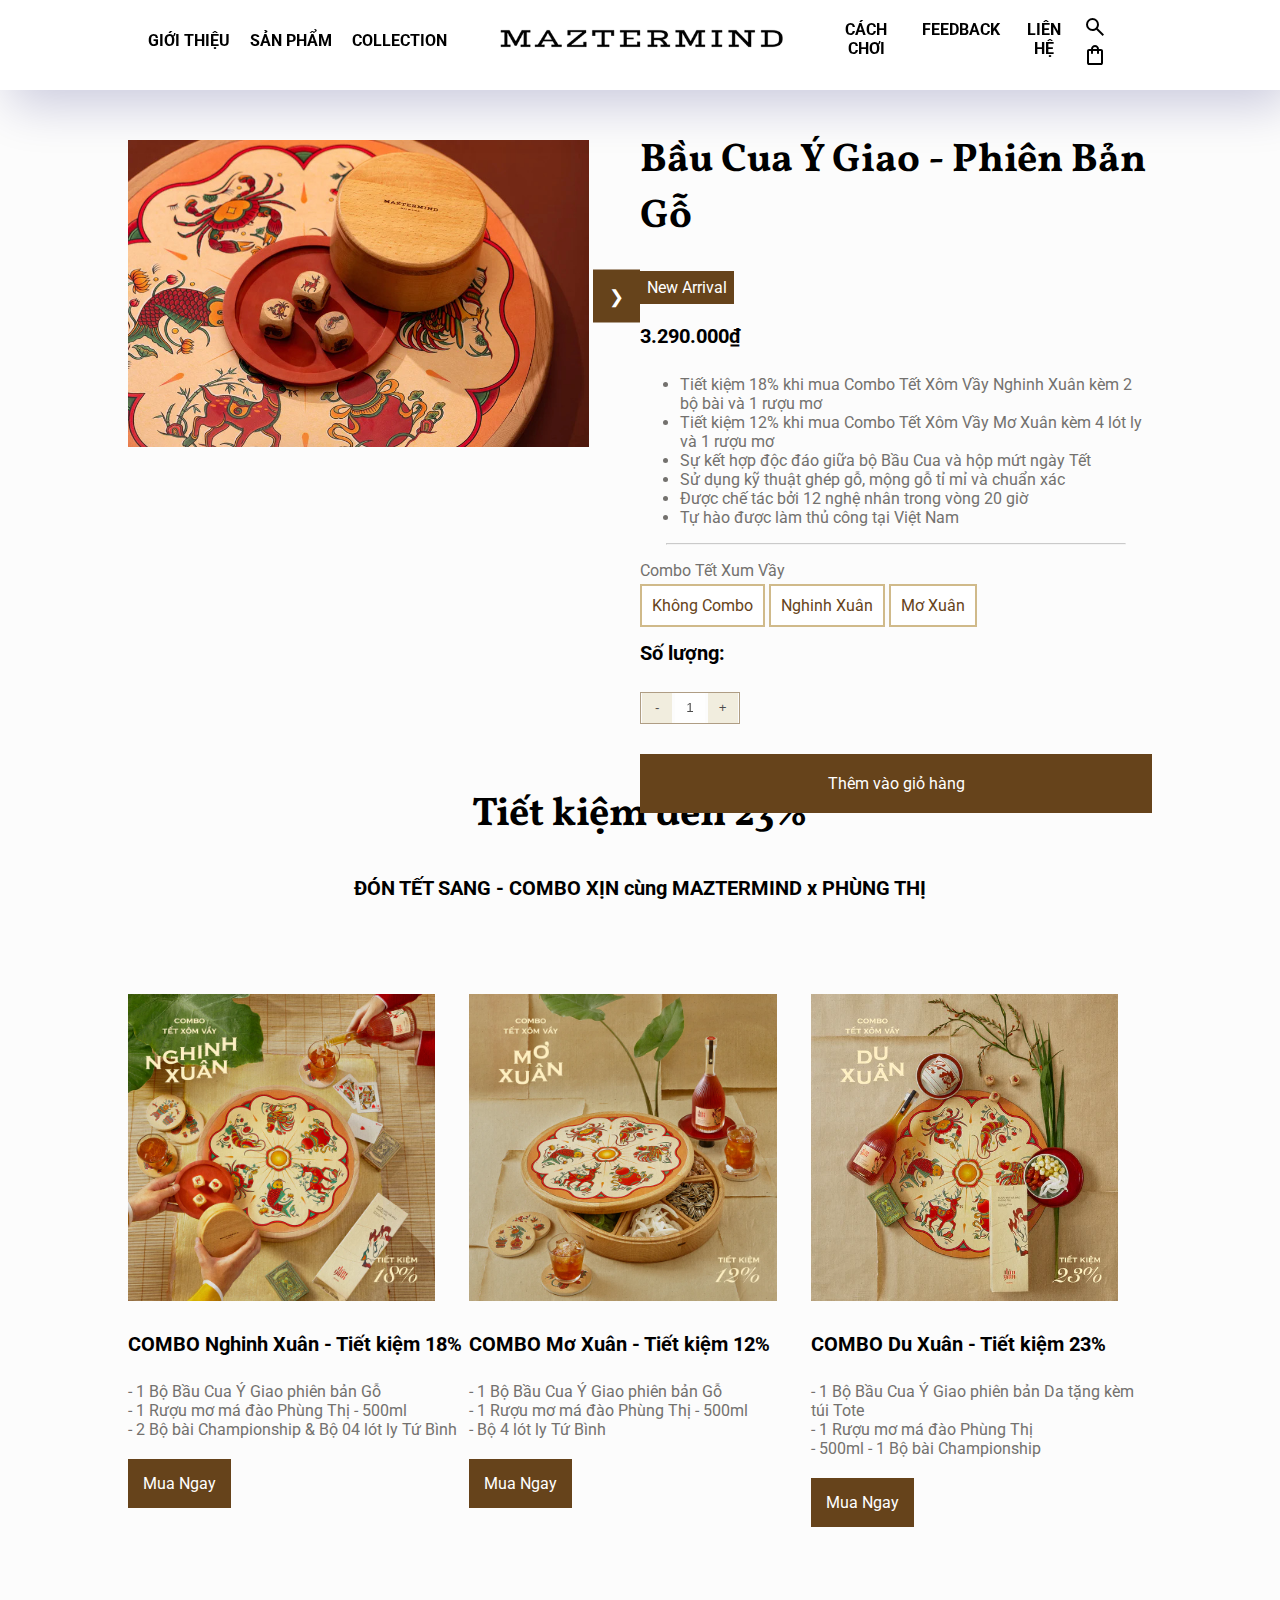
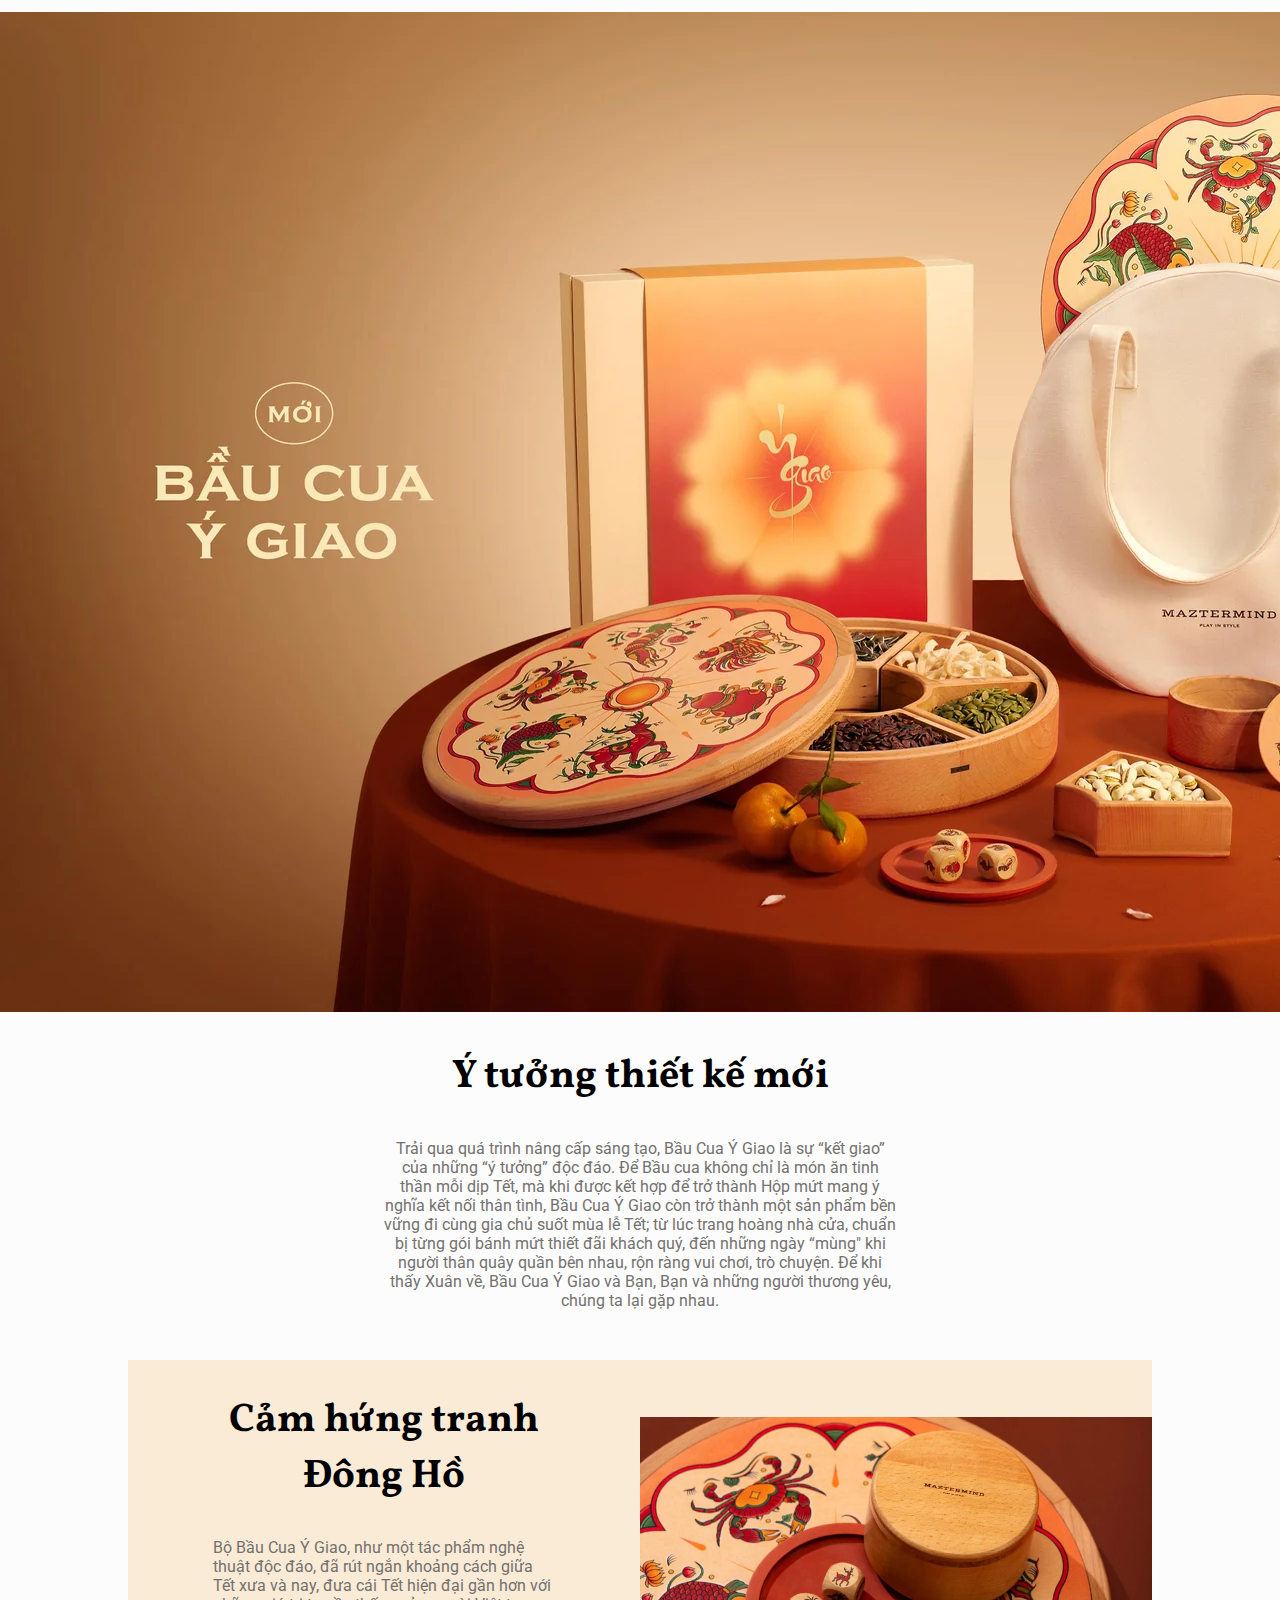
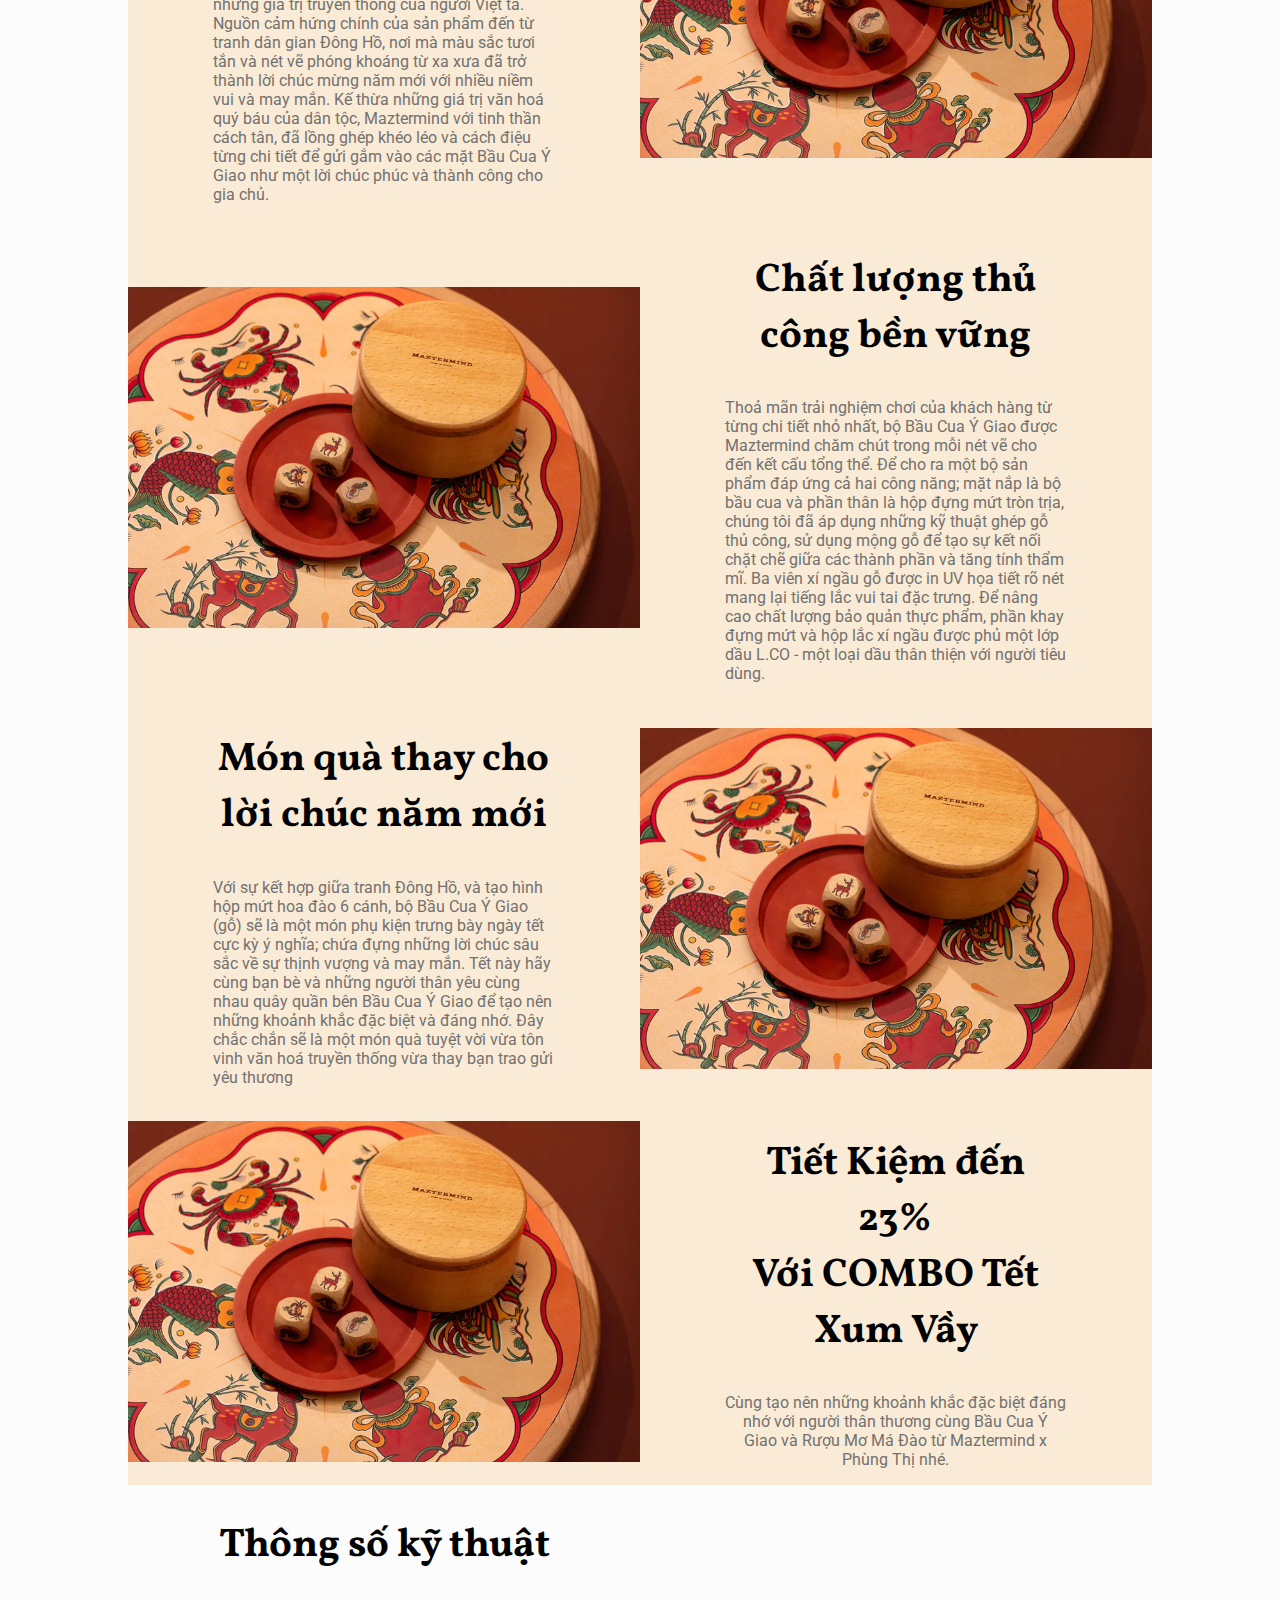
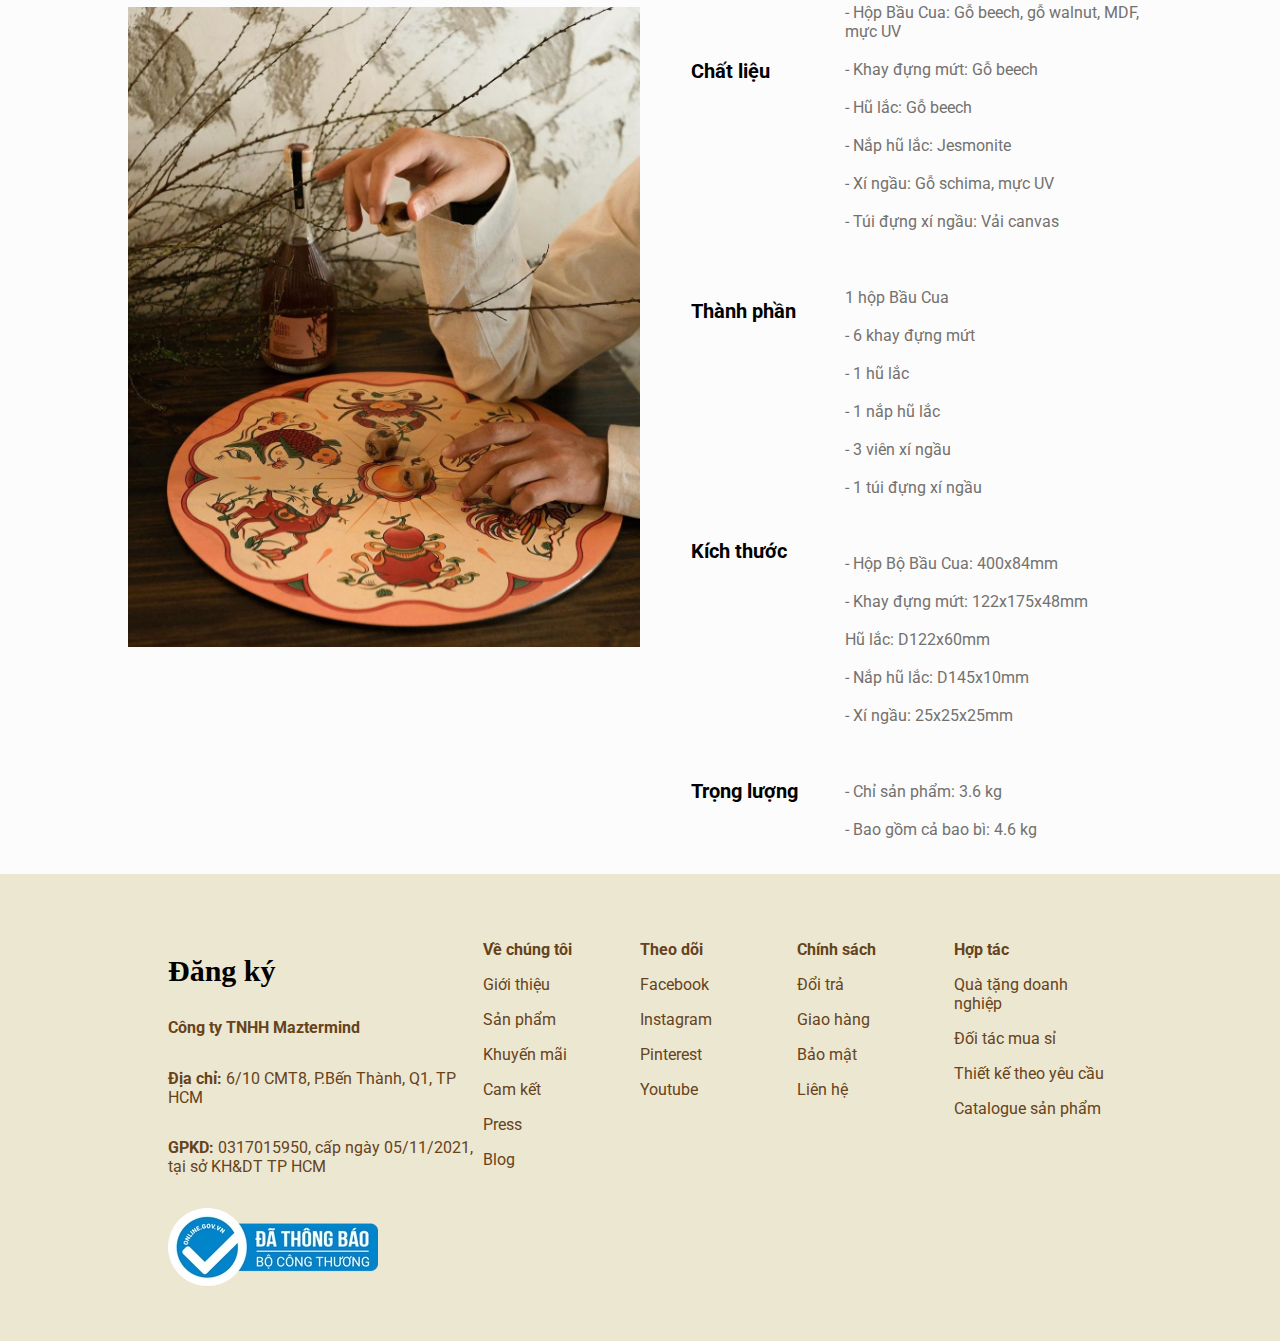
<file: bau-cua-giao-y.html>
<!doctype html>
<html>
<head>
<meta charset="utf-8">
<title>Collection</title>
<link rel="icon" href="img/logo-icon.png" type="image/x-icon">
<link rel="stylesheet" href="img/logo.png" type="image/x-icon">
<link rel="stylesheet" href="https://fonts.googleapis.com/css2?family=Material+Symbols+Outlined:opsz,wght,FILL,GRAD@20..48,100..700,0..1,-50..200" />
<link rel="stylesheet" href="https://fonts.googleapis.com/css2?family=Material+Symbols+Outlined:opsz,wght,FILL,GRAD@24,400,0,0" />
	<link rel="stylesheet" href="css/bau-cua-y-giao.css">
	</head>
<body>
	<nav>
		<div class="container">
			
			<div class="menu">
				<div class="row align-items-center">
					<div class="col-4">
						<ul>
							<li><a href="ve-chung-toi.html">Giới Thiệu</a>
							<ul>
								<li><a href="ve-chung-toi.html">Về Chúng Tôi</a></li>
								<li><a href="nghe-thuat-thu-cong.html">Nghệ Thuật Thủ Công</a></li>
							</ul> <!--menu gioi thieu cua ba Anh-->
							</li>
							<li><a href="san-pham.html">Sản Phẩm</a></li>
							<li><a href="bau-cua-giao-y.html">Collection</a>
							<ul>
							  	<li><a href="bau-cua-giao-y.html">Bầu Cua Ý Giao</a></li>
							  	<li><a href="sagonopoly.html"> SaiGonopoly</a></li>
							  	<li><a href="lunami-dice-poker.html"> Lumina Dice Pokcer</a></li>
							  </ul>
							</li>
						</ul>
					
					</div>
					<div align="center" class="col-4">
					<ul>
						<a href="index.html"><img src="img/logo.png" alt="" class="img-80" width="50px"></a>
					</ul>
					</div>
					
					<div class="col-4">
						<ul>
							<li><a href="cach-choi.html">Cách chơi</a></li>
							<li><a href="feedback.html">Feedback</a></li>
							<li><a href="contact.html">Liên hệ</a></li>
							<div class="icon">
							<a href="#"><span class="material-symbols-outlined">search</span></a>
							<a href="#"><span class="material-symbols-outlined">shopping_bag</span></a>

						</div>
						</ul>
						
						
					
					</div>
				</div>
			
				
			</div>
			
			</div>
			
		
	
	
	</nav>
	<section id="vung1">
	<div class="container">
		<div class="row">
			<div class="col-6" style="margin-top: 40px">
			<div class="slideshow-container">
        <div class="mySlides">
            <img src="img/baucua-2.jpg" class="img-80" alt="">
        </div>
        <div class="mySlides">
            <img src="img/baucua-3.jpg" class="img-80" alt="">
        </div>
        <a class="next" onclick="plusSlides(1)">❯</a>
    </div>
    <script>
        var slideIndex = 1;
        showSlides(slideIndex);
        function plusSlides(n) {
            showSlides(slideIndex += n);
        }
        function showSlides(n) {
            var i;
            var slides = document.getElementsByClassName("mySlides");
            if (n > slides.length) {slideIndex = 1}
            if (n < 1) {slideIndex = slides.length}
            for (i = 0; i < slides.length; i++) {
                slides[i].style.display = "none";
            }
            slides[slideIndex-1].style.display = "block";
        }
    </script>
			</div>
			<div class="col-6" style="position: relative">
			<h2>Bầu Cua Ý Giao - Phiên Bản Gỗ</h2>
				<a href="collection.html" class="btn-primary">New Arrival</a>
			<h4>3.290.000₫</h4>
			<ul>
				<li>Tiết kiệm 18% khi mua Combo Tết Xôm Vầy Nghinh Xuân kèm 2 bộ bài và 1 rượu mơ </li>
				<li> Tiết kiệm 12% khi mua Combo Tết Xôm Vầy Mơ Xuân kèm 4 lót ly và 1 rượu mơ </li>
				<li>Sự kết hợp độc đáo giữa bộ Bầu Cua và hộp mứt ngày Tết </li>
				<li>Sử dụng kỹ thuật ghép gỗ, mộng gỗ tỉ mỉ và chuẩn xác </li>
				<li>Được chế tác bởi 12 nghệ nhân trong vòng 20 giờ </li>
				<li>Tự hào được làm thủ công tại Việt Nam </li>
			</ul>
			<hr style="color: #8e7451; opacity: 50%;" width="90%" align="center">
				<p>Combo Tết Xum Vầy</p>
				  <div class="combo-buttons">
        <a href="collection.html" class="combo-buttons1">Không Combo</a>
		<a href="collection.html" class="combo-buttons2">Nghinh Xuân</a>
		<a href="collection.html" class="combo-buttons3">Mơ Xuân</a>			  
    </div>
    <h4>Số lượng:</h4>
    <div class="quantity" style="margin-bottom: 30px ">
        <button onclick="decreaseQuantity()">-</button>
        <input type="text" id="quantity" value="1">
        <button onclick="increaseQuantity()">+</button>
    </div>
    <script>
        function increaseQuantity() {
            var quantityInput = document.getElementById('quantity');
            quantityInput.value = parseInt(quantityInput.value) + 1;
        }
        function decreaseQuantity() {
            var quantityInput = document.getElementById('quantity');
            if (parseInt(quantityInput.value) > 1) {
                quantityInput.value = parseInt(quantityInput.value) - 1;
            }
        }
    </script>
			<a href="shopping-bag.html" class="combo-buttons4" style="text-align: center">Thêm vào giỏ hàng</a>
			</div>
		</div>
		
		</div>
	</section>
	<section id="vung2">
	<div class="container">
		<div class="row" align="center" style="margin-top: 0">
			<div class="col-12">
			<h2>Tiết kiệm đến 23%</h2>
				<h4>ĐÓN TẾT SANG - COMBO XỊN cùng MAZTERMIND x PHÙNG THỊ</h4>
			</div>
		</div>
		
		</div>
	</section>
	<section id="vung3">
	<div class="container">
		<div class="row" style="margin-bottom: 100px">
			<div class="col-4">
			<img src="img/bau-cua4.jpg" alt="" class="img-80" >
			<h4>COMBO Nghinh Xuân - Tiết kiệm 18%</h4>
			<p style="margin-bottom: 35px">- 1 Bộ Bầu Cua Ý Giao phiên bản Gỗ <br>
- 1 Rượu mơ má đào Phùng Thị - 500ml <br>
- 2 Bộ bài Championship & Bộ 04 lót ly Tứ Bình</p>
				<a href="bau-cua-giao-y.html" class="btn-primary1" style="margin-top: 50px" >Mua Ngay</a>
			</div>
			<div class="col-4">
			<img src="img/baucua-5.jpg" alt="" class="img-80">
			<h4>COMBO Mơ Xuân - Tiết kiệm 12%</h4>
			<p style="margin-bottom: 35px">- 1 Bộ Bầu Cua Ý Giao phiên bản Gỗ <br>
- 1 Rượu mơ má đào Phùng Thị - 500ml <br>
- Bộ 4 lót ly Tứ Bình</p>
				<a href="bau-cua-giao-y.html" class="btn-primary1" style="margin-top: 50px" >Mua Ngay</a>
			</div>
			<div class="col-4">
			<img src="img/du-xuan.webp" alt="" class="img-80">
			<h4>COMBO Du Xuân - Tiết kiệm 23%</h4>
			<p style="margin-bottom: 35px">- 1 Bộ Bầu Cua Ý Giao phiên bản Da tặng kèm túi Tote <br>
- 1 Rượu mơ má đào Phùng Thị <br> - 500ml
- 1 Bộ bài Championship</p>
				<a href="bau-cua-giao-y.html" class="btn-primary1" style="margin-top: 50px" >Mua Ngay</a>
			</div>
		</div>
		
		
		</div>
	</section>
	<section id="vung4">
	<img src="img/YGiao_banner_PC_min.webp" alt="">
	</section>
	<section id="vung5">
	<div class="container">
		<div class="row" align="center">
			<div class="col-3"></div>
			<div class="col-6 align-items-center justify-between" >
			<h2>Ý tưởng thiết kế mới</h2>
				<p style="margin-bottom: 50px">Trải qua quá trình nâng cấp sáng tạo, Bầu Cua Ý Giao là sự “kết giao” của những “ý tưởng” độc đáo. Để Bầu cua không chỉ là món ăn tinh thần mỗi dịp Tết, mà khi được kết hợp để trở thành Hộp mứt mang ý nghĩa kết nối thân tình, Bầu Cua Ý Giao còn trở thành một sản phẩm bền vững đi cùng gia chủ suốt mùa lễ Tết; từ lúc trang hoàng nhà cửa, chuẩn bị từng gói bánh mứt thiết đãi khách quý, đến những ngày “mùng" khi người thân quây quần bên nhau, rộn ràng vui chơi, trò chuyện. Để khi thấy Xuân về, Bầu Cua Ý Giao và Bạn, Bạn và những người thương yêu, chúng ta lại gặp nhau.</p>
			</div>
			<div class="col-3"></div>
		</div>
		
		</div>
	</section>
	<section id="vung6">
	<div class="container">
		<div class="row align-items-center justify-around">
		<!--<div class="col-1"></div>-->
			<div class="col-6">
				<div class="row">
					<div class="col-2"></div>
					<div class="col-8"><h2 align="center">Cảm hứng tranh Đông Hồ</h2>
				<p>Bộ Bầu Cua Ý Giao, như một tác phẩm nghệ thuật độc đáo, đã rút ngắn khoảng cách giữa Tết xưa và nay, đưa cái Tết hiện đại gần hơn với những giá trị truyền thống của người Việt ta. Nguồn cảm hứng chính của sản phẩm đến từ tranh dân gian Đông Hồ, nơi mà màu sắc tươi tắn và nét vẽ phóng khoáng từ xa xưa đã trở thành lời chúc mừng năm mới với nhiều niềm vui và may mắn. Kế thừa những giá trị văn hoá quý báu của dân tộc, Maztermind với tinh thần cách tân, đã lồng ghép khéo léo và cách điệu từng chi tiết để gửi gắm vào các mặt Bầu Cua Ý Giao như một lời chúc phúc và thành công cho gia chủ. </p>
			</div></div>
					<div class="col-2"></div>
				</div>
			
			<!--<div class="col-1"></div>-->
			<div class="col-6" >
			<img src="img/baucua-2.jpg" class="img-100" alt="" style="margin-right: 0">
			</div>
		</div>
		<!--het row 1-->
		<div class="row align-items-center justify-around">
			<div class="col-6 text-align-center" >
			<img src="img/baucua-2.jpg" class="img-100" alt="">
			</div>
			<!--<div class="col-1"></div>-->
			<div class="col-6">
				<div class="row">
					<div class="col-2"></div>
					<div class="col-8"><h2 align="center">Chất lượng thủ công bền vững</h2>
				<p>Thoả mãn trải nghiệm chơi của khách hàng từ từng chi tiết nhỏ nhất, bộ Bầu Cua Ý Giao được Maztermind chăm chút trong mỗi nét vẽ cho đến kết cấu tổng thể. Để cho ra một bộ sản phẩm đáp ứng cả hai công năng; mặt nắp là bộ bầu cua và phần thân là hộp đựng mứt tròn trịa, chúng tôi đã áp dụng những kỹ thuật ghép gỗ thủ công, sử dụng mộng gỗ để tạo sự kết nối chặt chẽ giữa các thành phần và tăng tính thẩm mĩ. Ba viên xí ngầu gỗ được in UV họa tiết rõ nét mang lại tiếng lắc vui tai đặc trưng. Để nâng cao chất lượng bảo quản thực phẩm, phần khay đựng mứt và hộp lắc xí ngầu được phủ một lớp dầu L.CO - một loại dầu thân thiện với người tiêu dùng.</p></div>
					<div class="col-2"></div>
				</div>
			
			</div>
			<!--<div class="col-1"></div>-->
		</div>
		<!--het row 2-->
			<div class="row align-items-center justify-around">
		<!--<div class="col-1"></div>-->
			<div class="col-6">
				<div class="row">
					<div class="col-2"></div>
					<div class="col-8"><h2 align="center">Món quà thay cho lời chúc năm mới</h2>
				<p>Với sự kết hợp giữa tranh Đông Hồ, và tạo hình hộp mứt hoa đào 6 cánh, bộ Bầu Cua Ý Giao (gỗ) sẽ là một món phụ kiện trưng bày ngày tết cực kỳ ý nghĩa; chứa đựng những lời chúc sâu sắc về sự thịnh vượng và may mắn. Tết này hãy cùng bạn bè và những người thân yêu cùng nhau quây quần bên Bầu Cua Ý Giao để tạo nên những khoảnh khắc đặc biệt và đáng nhớ. Đây chắc chắn sẽ là một món quà tuyệt vời vừa tôn vinh văn hoá truyền thống vừa thay bạn trao gửi yêu thương</p></div>
					<div class="col-2"></div>
				</div>
			
			</div>
			<!--<div class="col-1"></div>-->
			<div class="col-6 text-align-center" >
			<img src="img/baucua-2.jpg" class="img-100" alt="">
			</div>
		</div>
		<!--het row 3-->
	<div class="row align-items-center justify-start">
			<div class="col-6">
			<img src="img/baucua-2.jpg" alt="" class="img-100">
			</div>
			<!--<div class="col-1"></div>-->
			<div class="col-6">
				<div class="row">
					<div class="col-2"></div>
					<div class="col-8"><h2 align="center">Tiết Kiệm đến 23% <br> Với COMBO Tết Xum Vầy</h2>
				<p align="center">Cùng tạo nên những khoảnh khắc đặc biệt đáng nhớ với người thân thương cùng Bầu Cua Ý Giao và Rượu Mơ Má Đào từ Maztermind x Phùng Thị nhé.</p></div>
					<div class="col-2"></div>
				</div>
							</div>

					</div>
	</div>
	</section>
	<section id="vung7">
	<div class="container">
		<div class="row">
			<div class="col-6" style="position: relative">
		<h2 align="center">Thông số kỹ thuật</h2>
			<img class="sticky; img-100" src="img/snap.jpg" alt="Snap">

			</div>
			<div style="padding-left:5%; padding-top: 10%" class="col-6">	
	<div class="row align-items-center">
		<div class="col-4">
		<h4>Chất liệu <br><br><br><br><br><br><br><br><br><br>Thành phần<br><br><br><br><br><br><br><br><br><br>Kích thước<br><br><br><br><br><br><br><br><br><br>Trọng lượng</h4>
		</div>
		<div class="col-8">
		<p>- Hộp Bầu Cua: Gỗ beech, gỗ walnut, MDF, mực UV <br><br>

- Khay đựng mứt: Gỗ beech <br><br>

- Hũ lắc: Gỗ beech <br><br>

- Nắp hũ lắc: Jesmonite <br><br>

- Xí ngầu: Gỗ schima, mực UV <br><br>

- Túi đựng xí ngầu: Vải canvas <br> <br> <br> <br>
			1 hộp Bầu Cua <br><br>

- 6 khay đựng mứt <br><br>

- 1 hũ lắc <br><br>

- 1 nắp hũ lắc <br><br>

- 3 viên xí ngầu <br><br>

- 1 túi đựng xí ngầu<br> <br> <br> <br>
			- Hộp Bộ Bầu Cua: 400x84mm <br><br>

- Khay đựng mứt: 122x175x48mm<br><br>

 Hũ lắc: D122x60mm<br><br>

- Nắp hũ lắc: D145x10mm<br><br>

- Xí ngầu: 25x25x25mm<br> <br> <br> <br>
			- Chỉ sản phẩm: 3.6 kg <br><br>

- Bao gồm cả bao bì: 4.6 kg<br><br>

</p>
		</div>
	</div>
<!--hết row1-->
	</div>
			
		</div>
		
		</div>
	</section>
</body>
	<div id="footer">
		<div class="container">
			<div class="row">
				<div class="col-4" align="left">
				<h3>Đăng ký</h3>
					<p><b>Công ty TNHH Maztermind</b></p>
					<p><b>Địa chỉ: </b> 6/10 CMT8, P.Bến Thành, Q1, TP HCM</p>
					<p><b>GPKD: </b> 0317015950, cấp ngày 05/11/2021, <br> tại sở KH&DT TP HCM</p>
					<a href="http://online.gov.vn/Home/WebDetails/68255"><img src="img/logo10.avif" alt=""></a>
				</div>
				<!--het col 1-->
				<div class="col-2" align="left">
				 <p><b>Về chúng tôi</b></p>
     <a href=""> <p>Giới thiệu</p></a>
      <a href=""><p>Sản phẩm</p></a>
     <a href=""><p>Khuyến mãi</p> </a>
     <p>Cam kết</p>
     <p>Press</p>
     <a href=""> <p>Blog</p></a>
				</div>
				<!--het col 2-->
				<div class="col-2" align="left">
				 <p><b>Theo dõi</b></p>

     <a href="http://qrco.de/maztermind"> <p>Facebook</p></a>
      <a href="http://qrco.de/maztermind"><p>Instagram</p></a>
     <a href="http://qrco.de/maztermind/"> <p>Pinterest</p></a>
      <a href="http://qrco.de/maztermind"><p>Youtube</p></a>
				</div>
				<!--het col 3-->
				<div class="col-2" align="left">
				 <p><b>Chính sách</b></p>

     <p>Đổi trả</p>
     <p>Giao hàng</p>
     <p>Bảo mật</p>
     <p>Liên hệ</p>
				</div>
				<!--het col 4-->
				<div class="col-2" align="left">
				 <p><b>Hợp tác</b></p>

     <p>Quà tặng doanh nghiệp</p>
     <p>Đối tác mua sỉ</p>
     <p>Thiết kế theo yêu cầu</p>
      <a href="pdf/Maztermind_Catalogue_2024.pdf"><p>Catalogue sản phẩm</p></a>
				</div>
				<!--het col 4-->
				
			
			</div>
		</div>
		
</div>
</html>
</file>
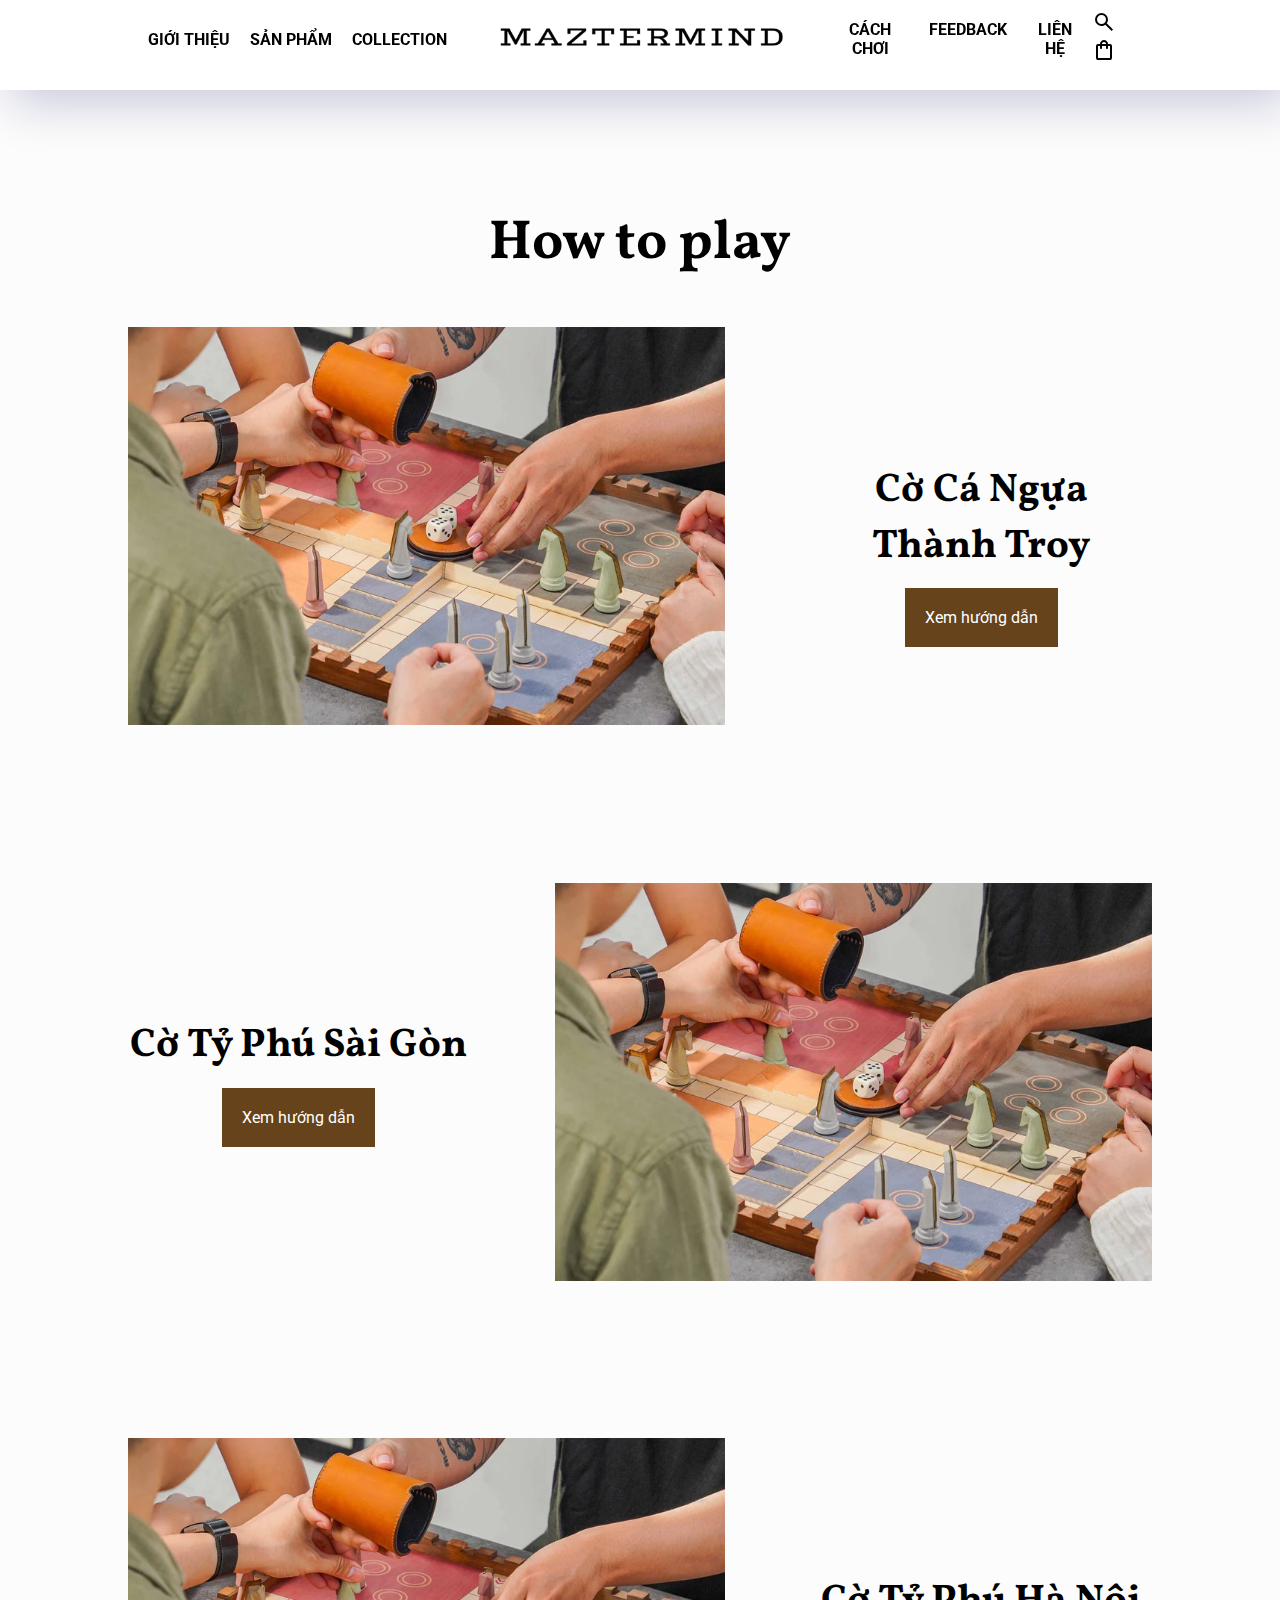
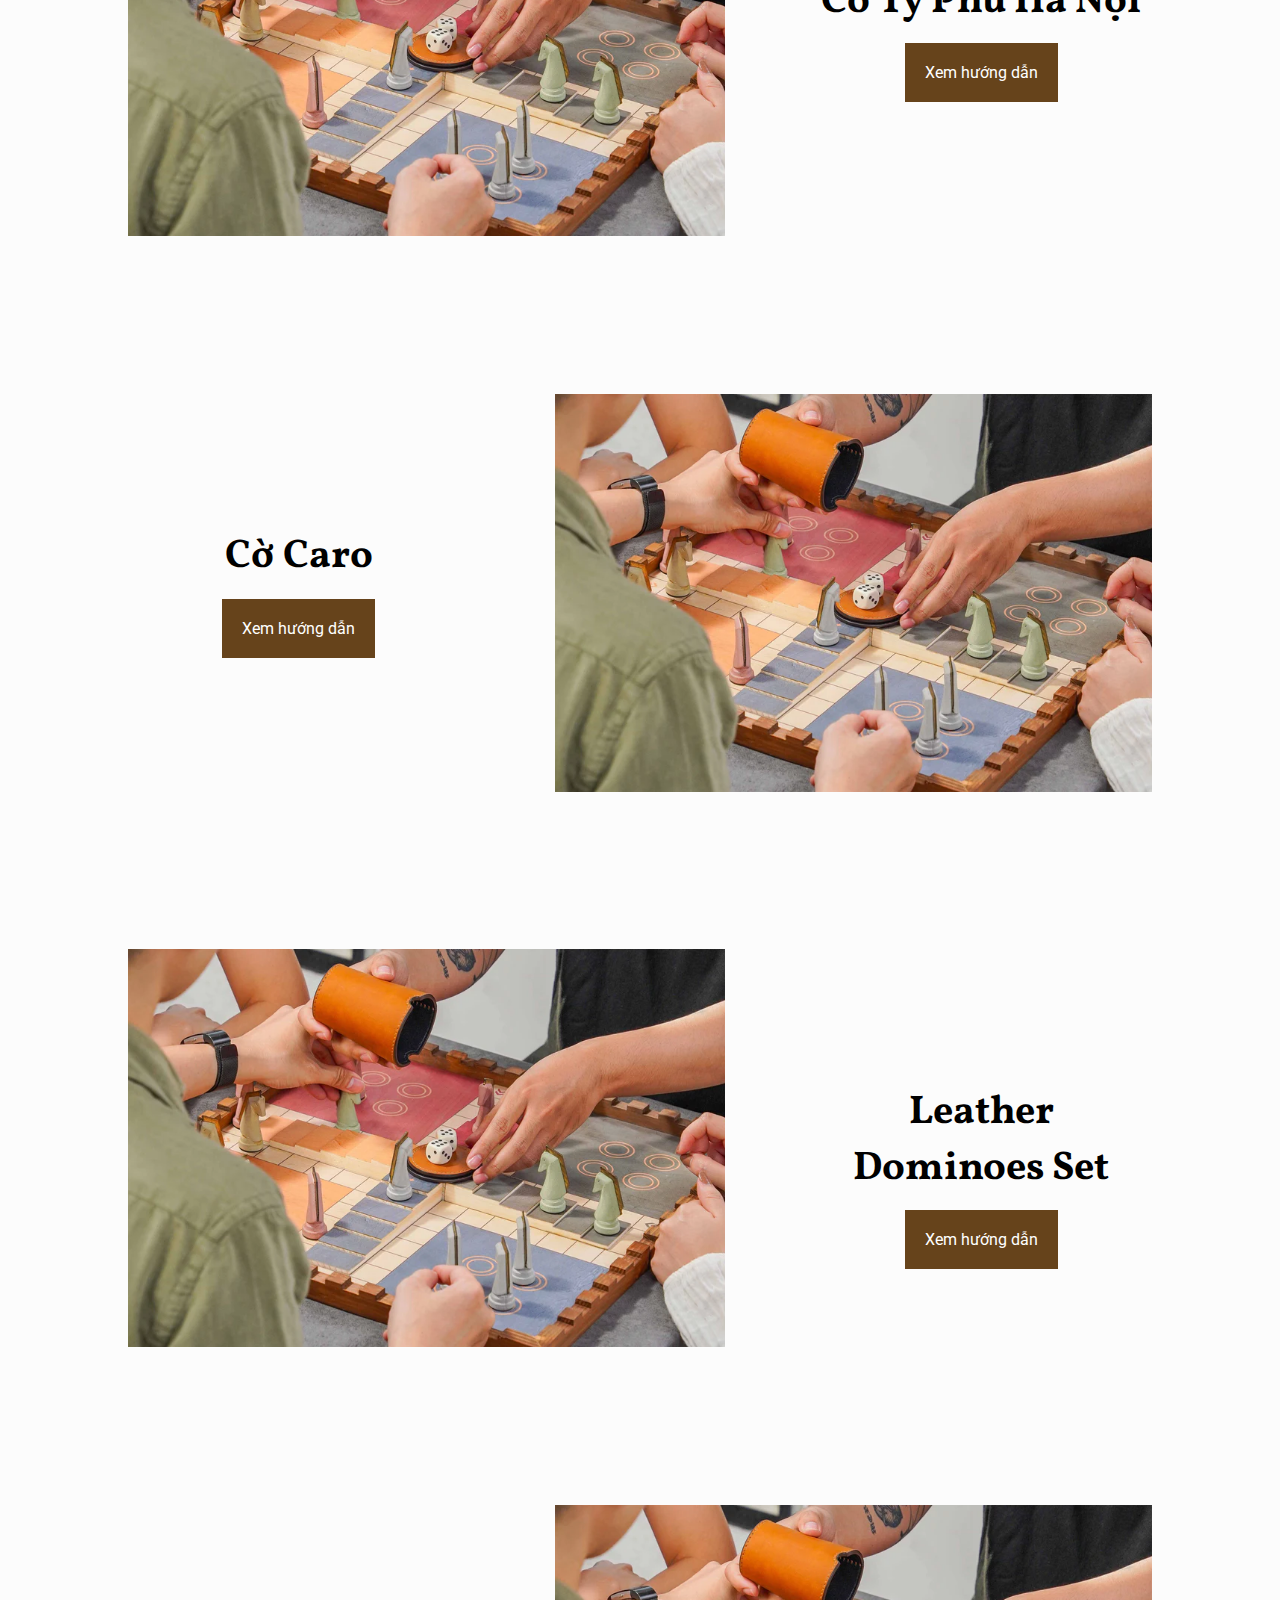
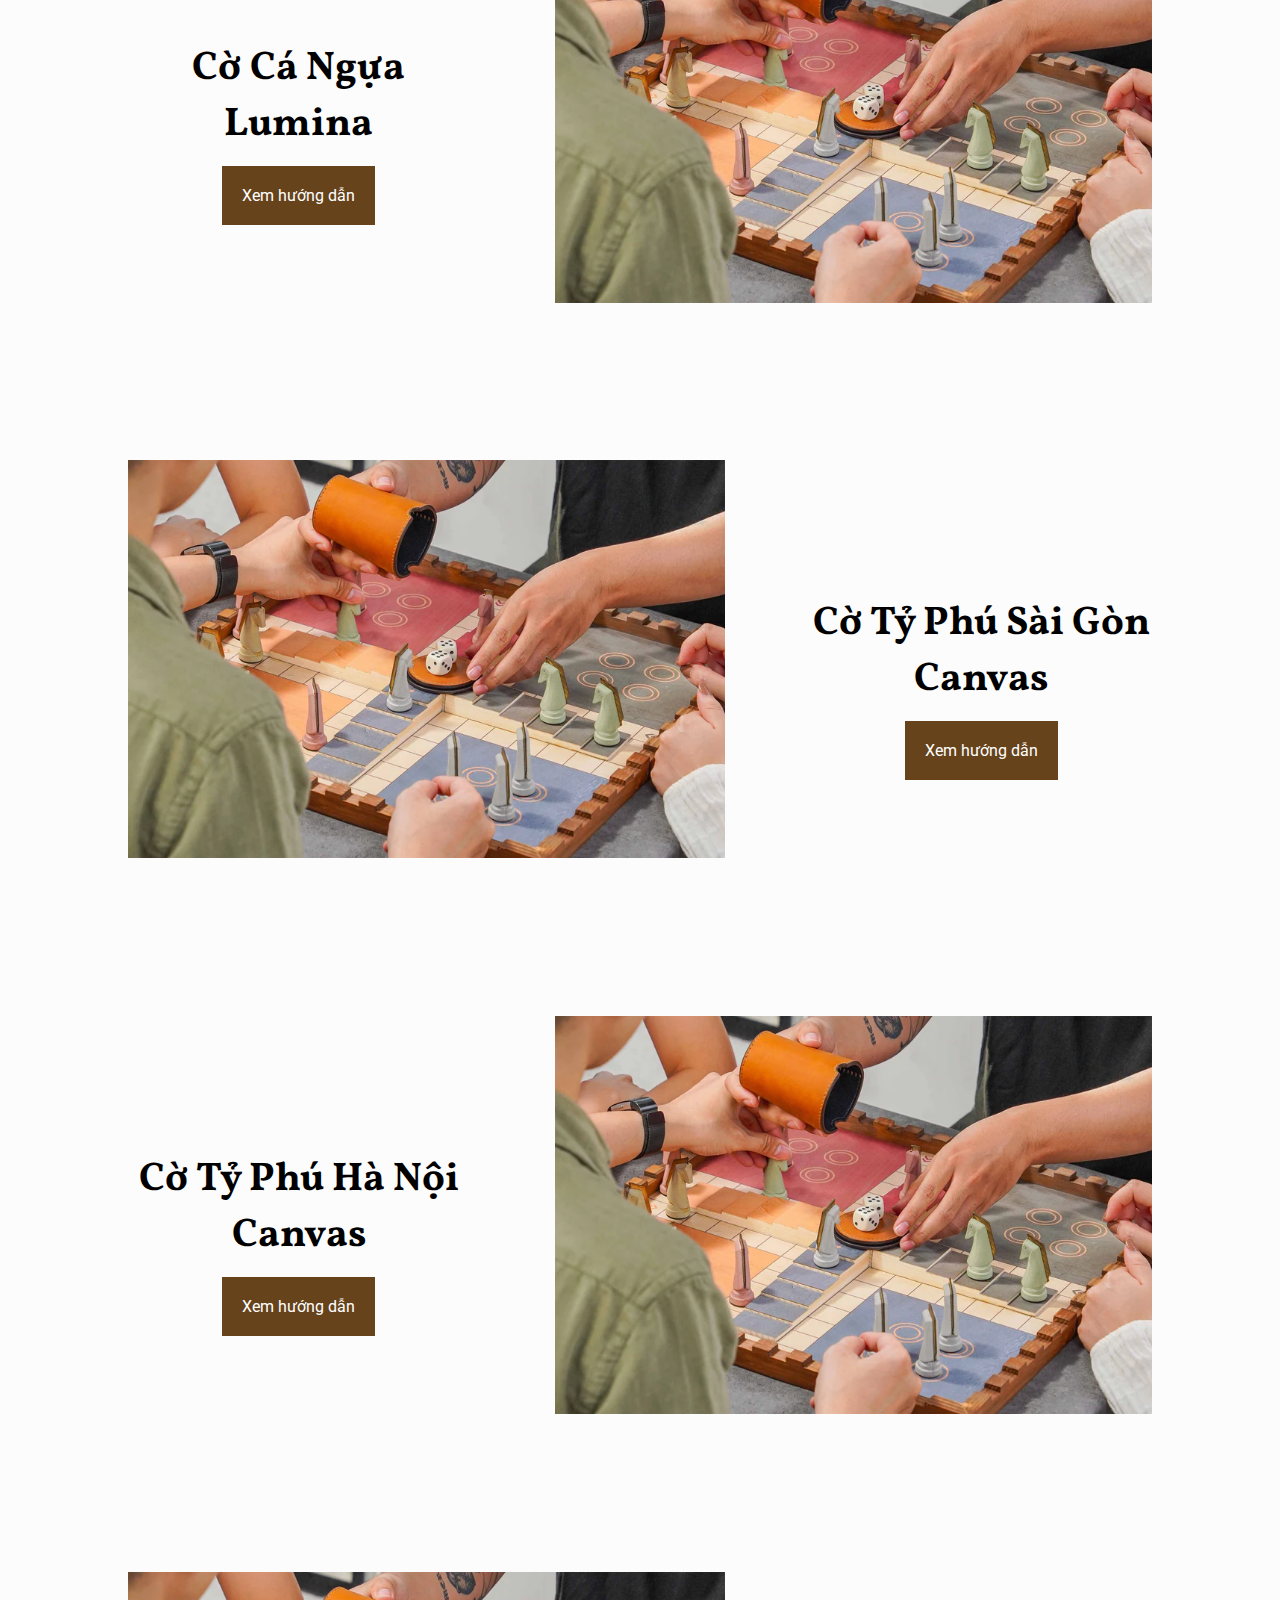
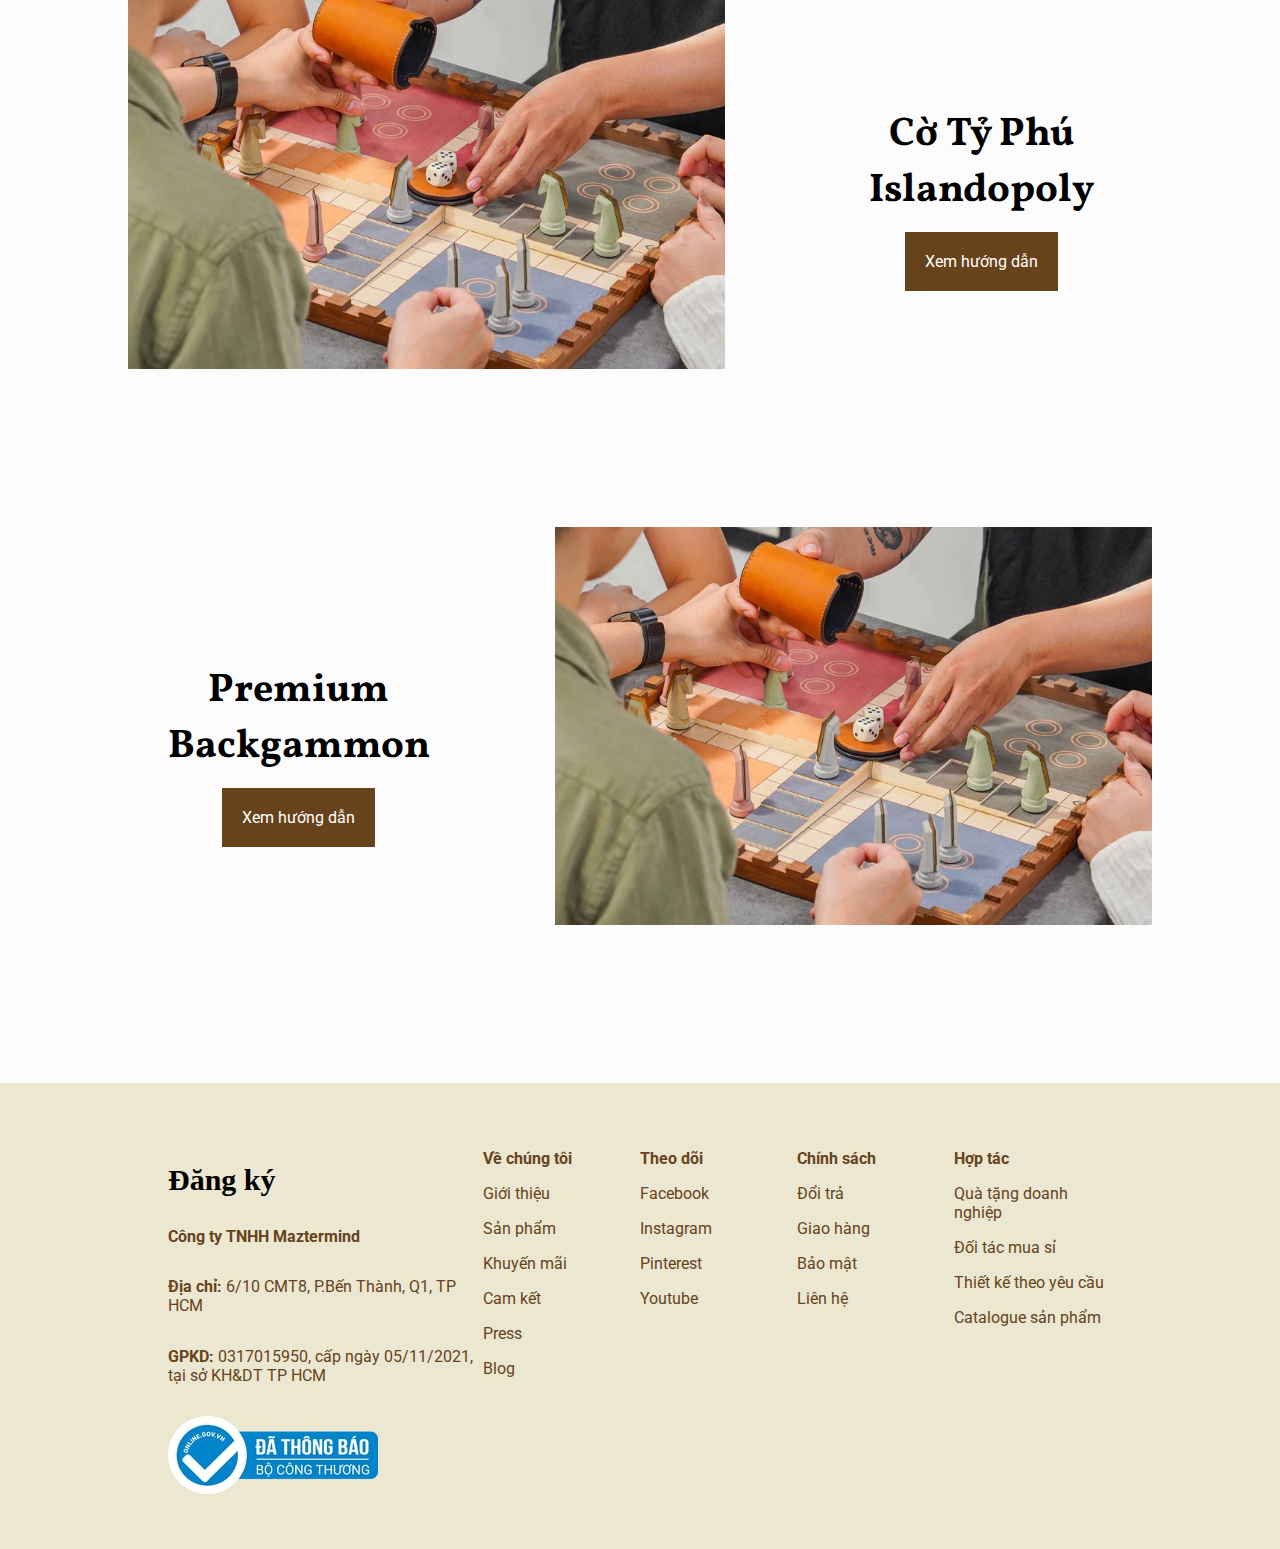
<file: cach-choi.html>
<!doctype html>
<html>
<head>
<meta charset="utf-8">
<title>How to play</title>
<link rel="icon" href="img/logo-icon.png" type="image/x-icon">
<link rel="stylesheet" href="img/logo.png" type="image/x-icon">
<link rel="stylesheet" href="css/cach-choi.css">
<link rel="stylesheet" href="https://fonts.googleapis.com/css2?family=Material+Symbols+Outlined:opsz,wght,FILL,GRAD@20..48,100..700,0..1,-50..200" />
<link rel="stylesheet" href="https://fonts.googleapis.com/css2?family=Material+Symbols+Outlined:opsz,wght,FILL,GRAD@24,400,0,0" />
</head>

<body>
	<nav>
		<div class="container">
			
			<div class="menu">
				<div class="row align-items-center">
					<div class="col-4">
						<ul>
							<li><a href="ve-chung-toi.html">Giới Thiệu</a>
							<ul>
								<li><a href="ve-chung-toi.html">Về Chúng Tôi</a></li>
								<li><a href="nghe-thuat-thu-cong.html">Nghệ Thuật Thủ Công</a></li>
							</ul> <!--menu gioi thieu cua ba Anh-->
							</li>
							<li><a href="san-pham.html">Sản Phẩm</a></li>
							<li><a href="bau-cua-giao-y.html">Collection</a>
							<ul>
							  	<li><a href="bau-cua-giao-y.html">Bầu Cua Ý Giao</a></li>
							  	<li><a href="sagonopoly.html"> SaiGonopoly</a></li>
							  	<li><a href="lunami-dice-poker.html"> Lumina Dice Pokcer</a></li>
							  </ul>
							</li>
						</ul>
					
					</div>
					<div align="center" class="col-4">
					<ul>
						<a href="index.html"><img src="img/logo.png" alt="" class="img-90" width="50px"></a>
					</ul>
					</div>
					
					<div class="col-4">
						<ul>
							<li><a href="cach-choi.html">Cách chơi</a></li>
							<li><a href="feedback.html">Feedback</a></li>
							<li><a href="contact.html">Liên hệ</a></li>
							<div class="icon">
							<a href="#"><span class="material-symbols-outlined">search</span></a>
							<a href="#"><span class="material-symbols-outlined">shopping_bag</span></a>

						</div>
						</ul>
						
						
					
					</div>
				</div>
			
				
			</div>
			
			</div>
			
		
	
	
	</nav>
	<section id="vung1">
	<div class="container">
		<div class="row" style="margin-top: 160px" align="center">
			<div class="col-4"></div>
			<div class="col-4"><h2 style="font-size: 55px">How to play</h2></div>
			<div class="col-4"></div>
		</div>
		
		</div>
	</section>
	<section id="vung2">
	<div class="container">
		<div class="row" style="margin-bottom: 15%">
			<div class="col-7">
				<div class="howto">
				<img src="img/how1.webp" alt="" class="image; img-100" >
  <div class="overlay">
    <div class="text">
		<!--<img src="img/how6.webp" alt=""class="image" style="width: 100%">-->
		Trò chơi trí tuệ kinh điển, nay tái hiện trong phiên bản Thành Troy hoành tráng!</div>
  </div>
		</div>	
			</div>
			<div class="col-1"></div>
			<div class="col-4" align="center" style="margin-top: 10%" >
			<h2>Cờ Cá Ngựa Thành Troy</h2>
				<a href="pdf/1.pdf" class="btn-primary">Xem hướng dẫn</a>
			</div>
		</div>
		<!--hết row 1-->
		<div class="row" style="margin-bottom: 15%">
		<div class="col-4" align="center" style="margin-top: 10%" >
			<h2>Cờ Tỷ Phú Sài Gòn</h2>
				<a href="pdf/2.pdf" class="btn-primary">Xem hướng dẫn</a>
			</div>
			<div class="col-1"></div>
				<div class="col-7">
				<div class="howto">
				<img src="img/how1.webp" alt="" class="image; img-100" >
  <div class="overlay">
    <div class="text">Cờ Tỷ Phú Sài Gòn - Trò chơi hấp dẫn, mang đậm nét văn hóa Sài Gòn!</div>
  </div>
		</div>	
			</div>
		</div>
		<!--hết row 2-->
			<div class="row" style="margin-bottom: 15%">
			<div class="col-7">
				<div class="howto">
				<img src="img/how1.webp" alt="" class="image; img-100" >
  <div class="overlay">
    <div class="text">Hà Nội thành Tỷ Phú: Xây dựng đế chế tài chính trong trò chơi Cờ Tỷ Phú!</div>
  </div>
		</div>	
			</div>
			<div class="col-1"></div>
			<div class="col-4" align="center" style="margin-top: 10%" >
			<h2>Cờ Tỷ Phú Hà Nội</h2>
				<a href="pdf/3.pdf" class="btn-primary">Xem hướng dẫn</a>
			</div>
		</div>
		<!--hết row 3-->
		<div class="row" style="margin-bottom: 15%">
		<div class="col-4" align="center" style="margin-top: 10%" >
			<h2>Cờ Caro</h2>
				<a href="pdf/4.pdf" class="btn-primary">Xem hướng dẫn</a>
			</div>
			<div class="col-1"></div>
				<div class="col-7">
				<div class="howto">
				<img src="img/how1.webp" alt="" class="image; img-100" >
  <div class="overlay">
    <div class="text">Caro: Trò chơi đặt biệt thám thú với chiến thuật và sự tư duy logic!</div>
  </div>
		</div>	
			</div>
		</div>
		<!--hết row 4-->
			<div class="row" style="margin-bottom: 15%">
			<div class="col-7">
				<div class="howto">
				<img src="img/how1.webp" alt="" class="image; img-100" >
  <div class="overlay">
    <div class="text">Bộ Domino da cao cấp: Thỏa sức giải trí với trò chơi Domino sang trọng!</div>
  </div>
		</div>	
			</div>
			<div class="col-1"></div>
			<div class="col-4" align="center" style="margin-top: 10%" >
			<h2>Leather Dominoes Set</h2>
				<a href="pdf/5.pdf" class="btn-primary">Xem hướng dẫn</a>
			</div>
		</div>
		<!--hết row 5-->
		<div class="row" style="margin-bottom: 15%">
		<div class="col-4" align="center" style="margin-top: 10%" >
			<h2>Cờ Cá Ngựa Lumina</h2>
				<a href="pdf/6.pdf" class="btn-primary">Xem hướng dẫn</a>
			</div>
			<div class="col-1"></div>
				<div class="col-7">
				<div class="howto">
				<img src="img/how1.webp" alt="" class="image; img-100" >
  <div class="overlay">
    <div class="text">Lumina: Cuộc đua cờ cá ngựa sáng rực với nhiều bất ngờ và hấp dẫn!</div>
  </div>
		</div>	
			</div>
		</div>
		<!--hết row 6-->
		<div class="row" style="margin-bottom: 15%">
			<div class="col-7">
				<div class="howto">
				<img src="img/how1.webp" alt="" class="image; img-100" >
  <div class="overlay">
    <div class="text">Sài Gòn Canvas: Lên đỉnh thành phố với trò chơi Cờ Tỷ Phú phiên bản nghệ thuật!</div>
  </div>
		</div>	
			</div>
			<div class="col-1"></div>
			<div class="col-4" align="center" style="margin-top: 10%" >
			<h2>Cờ Tỷ Phú Sài Gòn Canvas</h2>
				<a href="pdf/7.pdf" class="btn-primary">Xem hướng dẫn</a>
			</div>
		</div>
		<!--hết row 7-->
		<div class="row" style="margin-bottom: 15%">
		<div class="col-4" align="center" style="margin-top: 10%" >
			<h2>Cờ Tỷ Phú Hà Nội Canvas</h2>
				<a href="pdf/8.pdf" class="btn-primary">Xem hướng dẫn</a>
			</div>
			<div class="col-1"></div>
				<div class="col-7">
				<div class="howto">
				<img src="img/how1.webp" alt="" class="image; img-100" >
  <div class="overlay">
    <div class="text">Hà Nội Canvas: Trở thành tỷ phú với trò chơi Cờ Tỷ Phú đậm chất truyền thống và nghệ thuật!</div>
  </div>
		</div>	
			</div>
		</div>
		<!--hết row 8-->
		<div class="row" style="margin-bottom: 15%">
			<div class="col-7">
				<div class="howto">
				<img src="img/how1.webp" alt="" class="image; img-100" >
  <div class="overlay">
    <div class="text">Islandopoly: Hành trình khám phá và xây dựng đảo trong trò chơi Cờ Tỷ Phú độc đáo!</div>
  </div>
		</div>	
			</div>
			<div class="col-1"></div>
			<div class="col-4" align="center" style="margin-top: 10%" >
			<h2>Cờ Tỷ Phú Islandopoly</h2>
				<a href="pdf/9.pdf" class="btn-primary">Xem hướng dẫn</a>
			</div>
		</div>
		<!--hết row 9-->
		<div class="row" style="margin-bottom: 15%">
		<div class="col-4" align="center" style="margin-top: 10%" >
			<h2>Premium Backgammon</h2>
				<a href="pdf/10.pdf" class="btn-primary">Xem hướng dẫn</a>
			</div>
			<div class="col-1"></div>
				<div class="col-7">
				<div class="howto">
				<img src="img/how1.webp" alt="" class="image; img-100" >
  <div class="overlay">
    <div class="text">Backgammon cao cấp: Trải nghiệm trò chơi cổ điển với bộ Backgammon đẳng cấp!</div>
  </div>
		</div>	
			</div>
		</div>
		<!--hết row 10-->
		</div>
	
	</section>
	</body>
	<div id="footer">
		<div class="container">
			<div class="row">
				<div class="col-4" align="left">
				<h3>Đăng ký</h3>
					<p><b>Công ty TNHH Maztermind</b></p>
					<p><b>Địa chỉ: </b> 6/10 CMT8, P.Bến Thành, Q1, TP HCM</p>
					<p><b>GPKD: </b> 0317015950, cấp ngày 05/11/2021, <br> tại sở KH&DT TP HCM</p>
					<a href="http://online.gov.vn/Home/WebDetails/68255"><img src="img/logo10.avif" alt=""></a>
				</div>
				<!--het col 1-->
				<div class="col-2" align="left">
				 <p><b>Về chúng tôi</b></p>
     <a href=""> <p>Giới thiệu</p></a>
      <a href=""><p>Sản phẩm</p></a>
     <a href=""><p>Khuyến mãi</p> </a>
     <p>Cam kết</p>
     <p>Press</p>
     <a href=""> <p>Blog</p></a>
				</div>
				<!--het col 2-->
				<div class="col-2" align="left">
				 <p><b>Theo dõi</b></p>

     <a href="http://qrco.de/maztermind"> <p>Facebook</p></a>
      <a href="http://qrco.de/maztermind"><p>Instagram</p></a>
     <a href="http://qrco.de/maztermind/"> <p>Pinterest</p></a>
      <a href="http://qrco.de/maztermind"><p>Youtube</p></a>
				</div>
				<!--het col 3-->
				<div class="col-2" align="left">
				 <p><b>Chính sách</b></p>

     <p>Đổi trả</p>
     <p>Giao hàng</p>
     <p>Bảo mật</p>
     <p>Liên hệ</p>
				</div>
				<!--het col 4-->
				<div class="col-2" align="left">
				 <p><b>Hợp tác</b></p>

     <p>Quà tặng doanh nghiệp</p>
     <p>Đối tác mua sỉ</p>
     <p>Thiết kế theo yêu cầu</p>
      <a href="pdf/Maztermind_Catalogue_2024.pdf"><p>Catalogue sản phẩm</p></a>
				</div>
				<!--het col 4-->
				
			
			</div>
		</div>
		
</div>
</html>
</file>
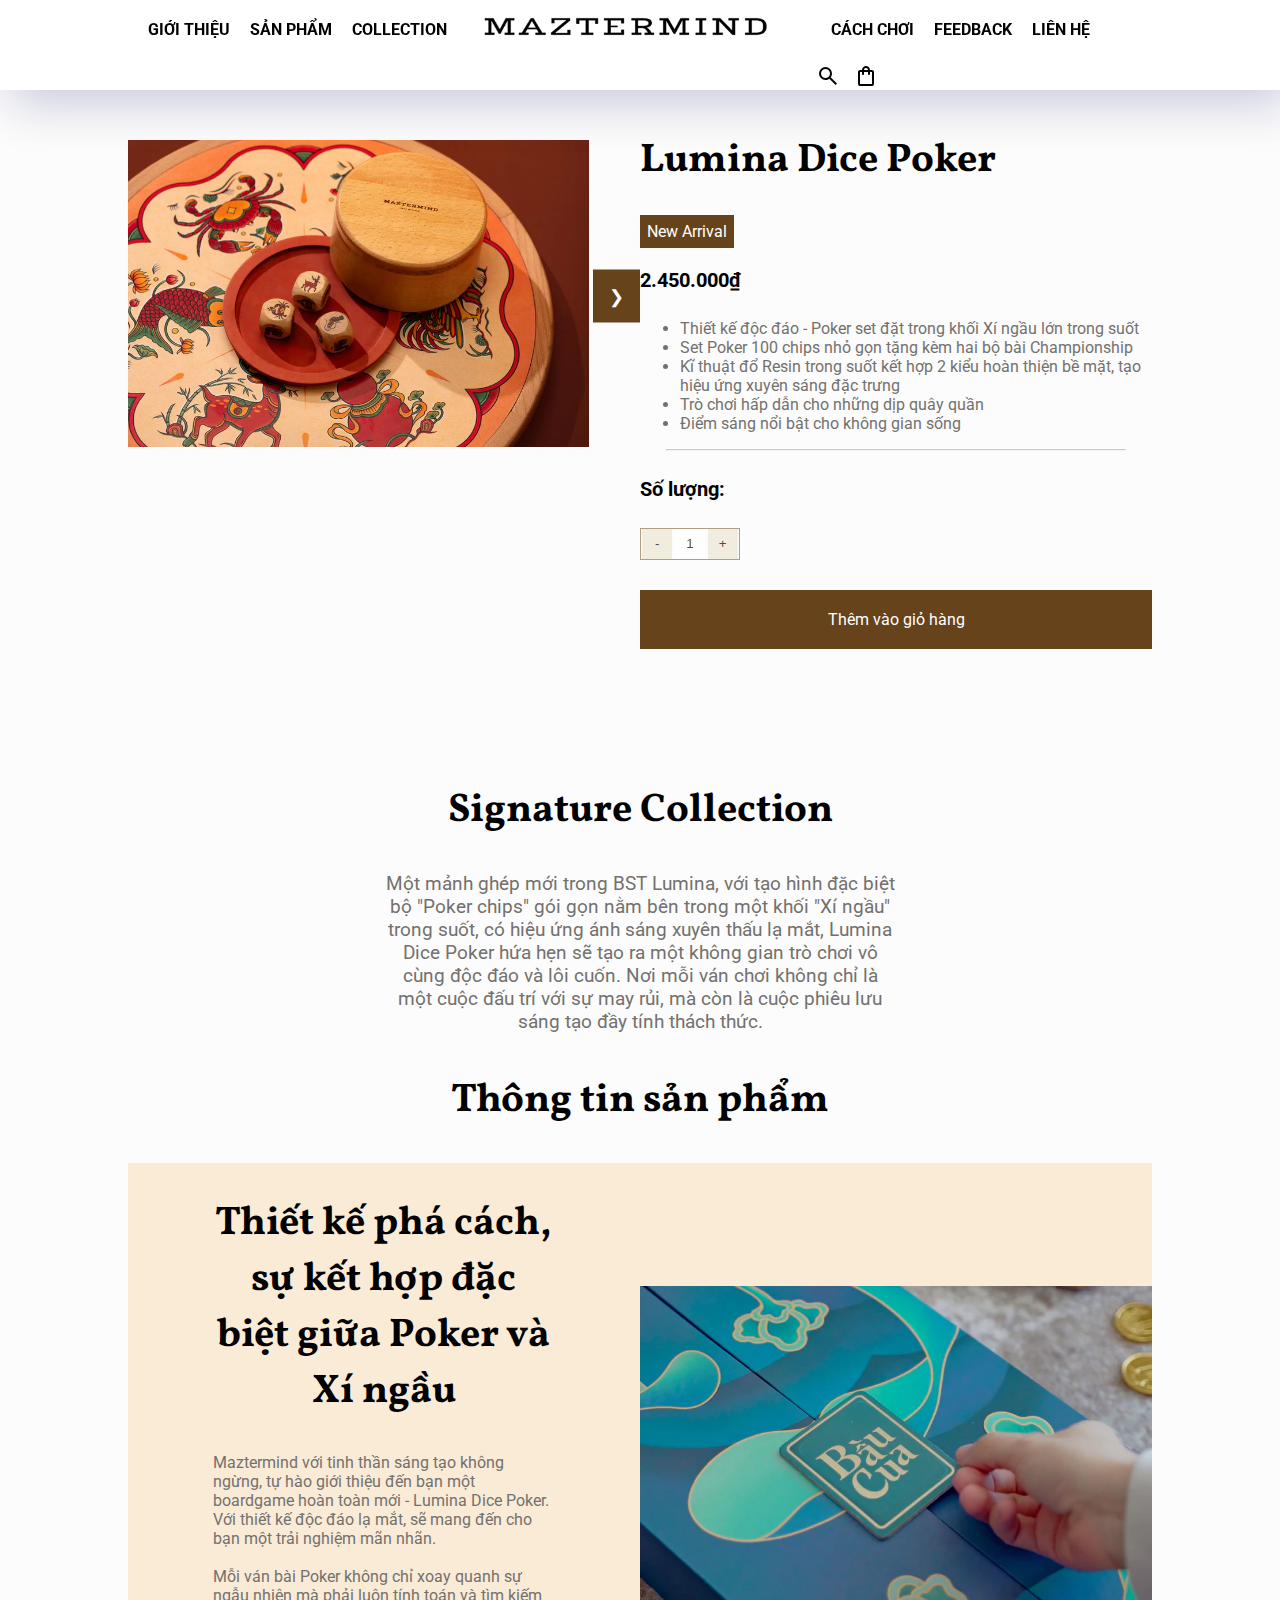
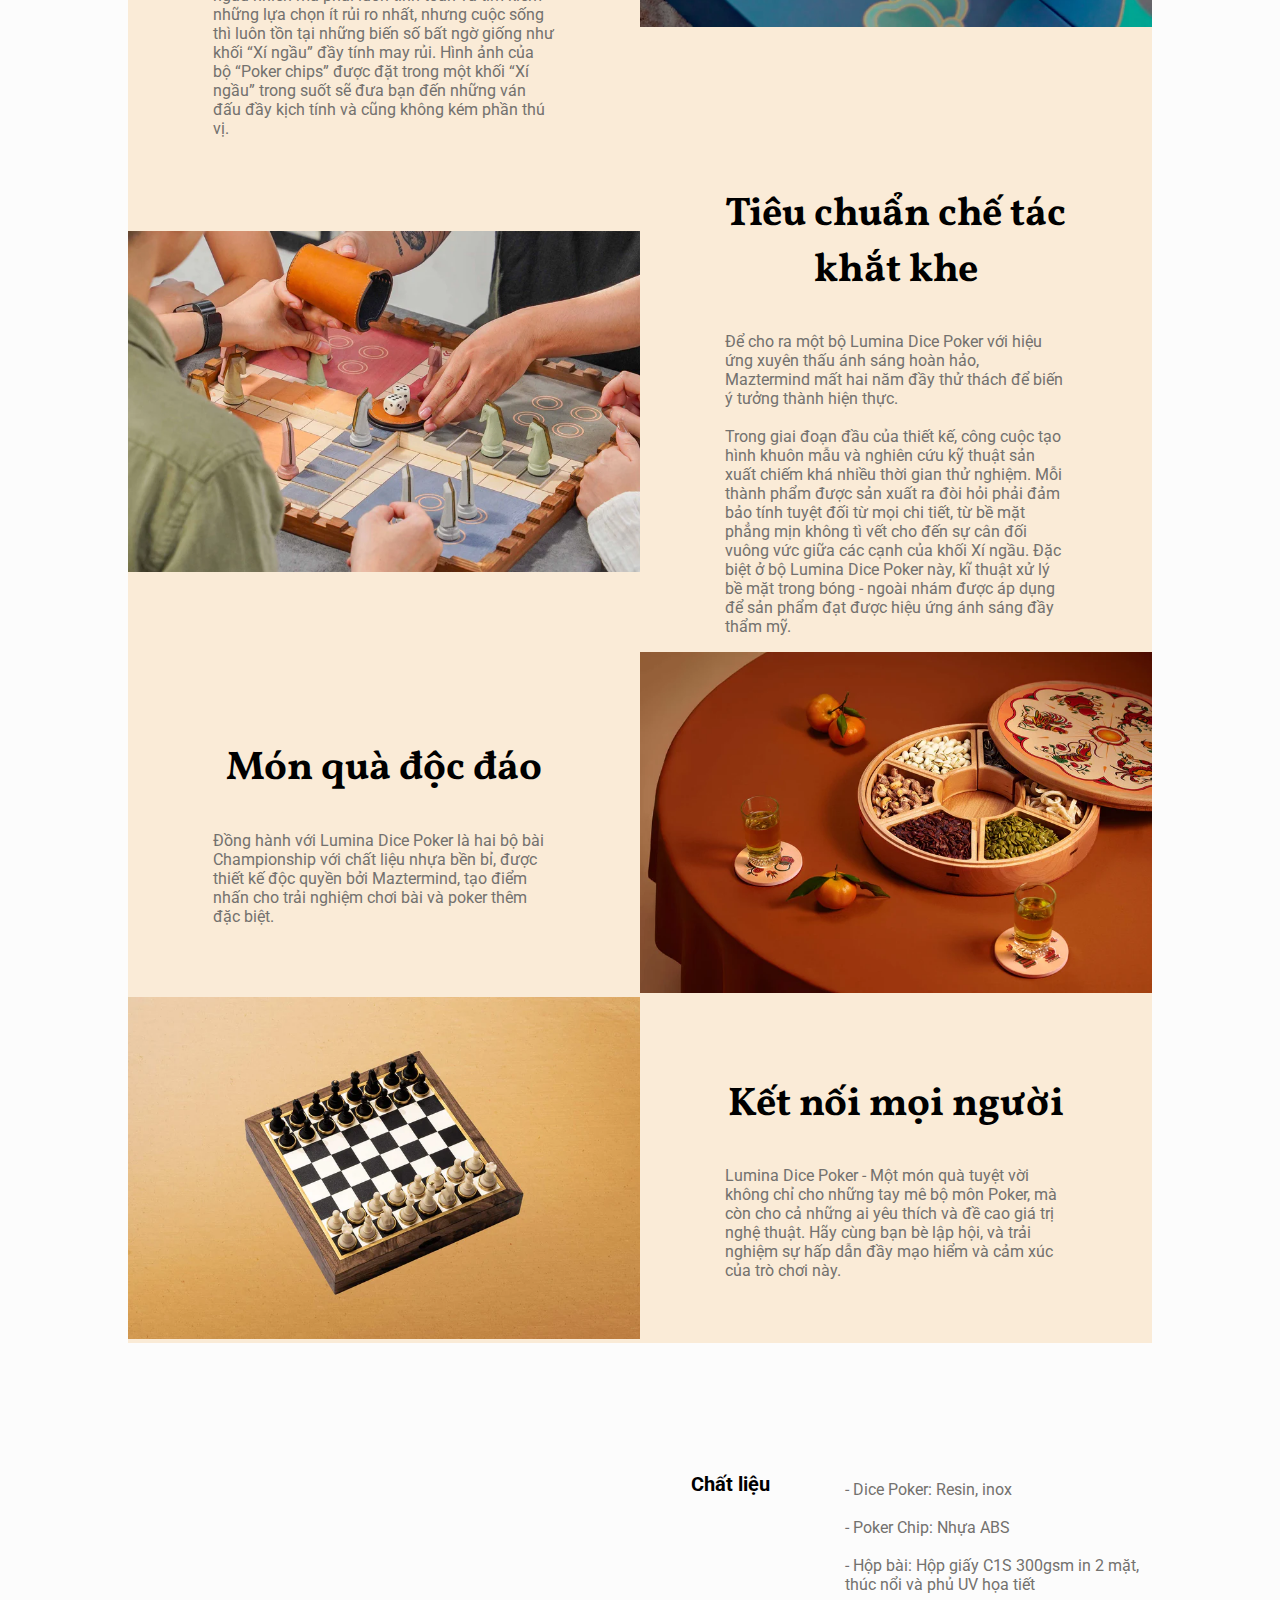
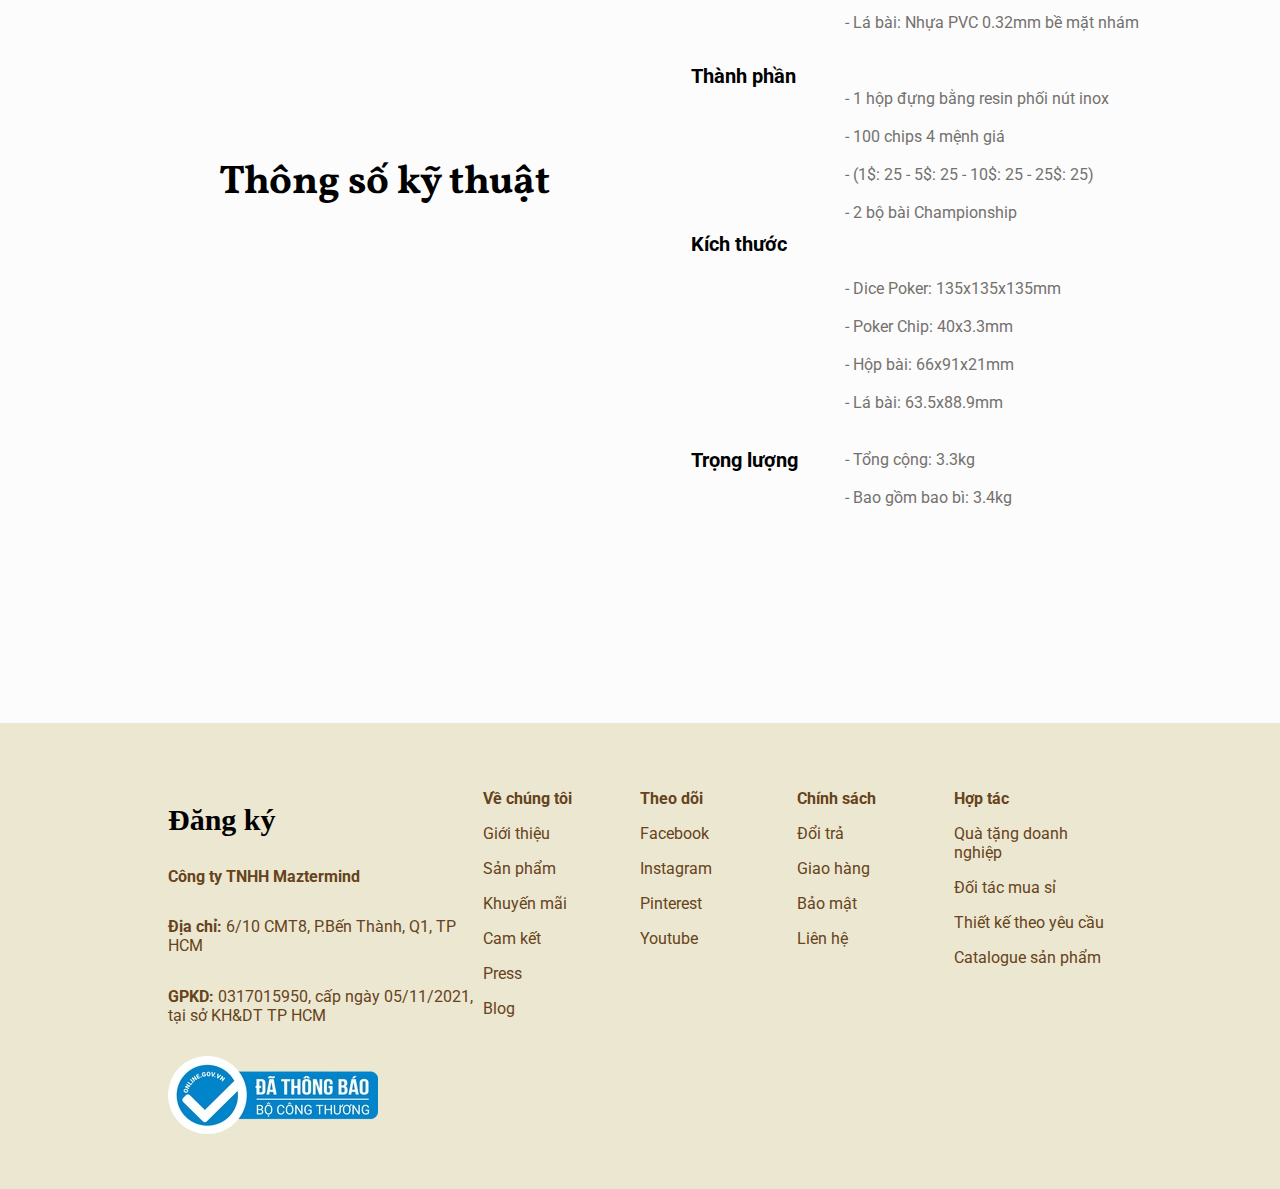
<file: lunami-dice-poker.html>
<!doctype html>
<html>
<head>
<meta charset="utf-8">
	
<title>Lunami Dice Poker</title>
	<link rel="stylesheet" href="css/sagonopoly.css">
	<link rel="icon" href="img/logo-icon.png" type="image/x-icon">
<link rel="stylesheet" href="img/logo.png" type="image/x-icon">
<link rel="stylesheet" href="https://fonts.googleapis.com/css2?family=Material+Symbols+Outlined:opsz,wght,FILL,GRAD@20..48,100..700,0..1,-50..200" />
<link rel="stylesheet" href="https://fonts.googleapis.com/css2?family=Material+Symbols+Outlined:opsz,wght,FILL,GRAD@24,400,0,0" />
	</head>
<body>
<nav>
		<div class="container">
			<div class="menu">
				<div class="row">
					<div class="col-4">
						<ul>
							<li><a href="ve-chung-toi.html">Giới Thiệu</a>
								<ul>
									<li><a href="ve-chung-toi.html">Về chúng tôi</a></li>
									<li><a href="nghe-thuat-thu-cong.html">Nghệ thuật thủ công</a></li>
								</ul>
							</li>
							<li><a href="san-pham.html">Sản Phẩm</a></li>
						  <li><a href="bau-cua-giao-y.html">Collection</a>
							  <ul>
							  	<li><a href="bau-cua-giao-y.html">Bầu Cua Ý Giao</a></li>
							  	<li><a href="sagonopoly.html"> SaiGonopoly</a></li>
							  	<li><a href="lunami-dice-poker.html"> Lumina Dice Pokcer</a></li>
							  </ul>
							
							</li>
                        </ul>
					
					</div>
					<div class="col-4">
					<ul>
						<a href="index.html"><img src="img/logo.png" alt="" class="img-80" width="50px"></a>
					</ul>
					</div>
					<div class="col-4">
						<div class="row align-items-center">
						<ul>
							<li><a href="cach-choi.html">Cách chơi</a></li>
							<li><a href="feedback.html">Feedback</a></li>
							<li><a href="contact.html">Liên hệ</a></li>
						</ul>
						<div class="icon">
							<a href="#"><span class="material-symbols-outlined">search</span></a>
							<a href="#"><span class="material-symbols-outlined">shopping_bag</span></a>
						
						</div>
						</div>
						
					</div>
					</div>
				</div>
			</div>		
	</nav>
		<section id="vung1">
	<div class="container">
		<div class="row">
			<div class="col-6" style="margin-top: 40px">
			<div class="slideshow-container">
        <div class="mySlides">
            <img src="img/baucua-2.jpg" class="img-80" alt="">
        </div>
        <div class="mySlides">
            <img src="img/baucua-3.jpg" class="img-80" alt="">
        </div>
        <div class="mySlides">
            <img src="img/baucua-2.jpg" class="img-80" alt="">
        </div>
		<div class="mySlides">
            <img src="img/baucua-3.jpg" class="img-80" alt="">
        </div>
        <a class="next" onclick="plusSlides(1)">❯</a>
    </div>
    <script>
        var slideIndex = 1;
        showSlides(slideIndex);
        function plusSlides(n) {
            showSlides(slideIndex += n);
        }
        function showSlides(n) {
            var i;
            var slides = document.getElementsByClassName("mySlides");
            if (n > slides.length) {slideIndex = 1}
            if (n < 1) {slideIndex = slides.length}
            for (i = 0; i < slides.length; i++) {
                slides[i].style.display = "none";
            }
            slides[slideIndex-1].style.display = "block";
        }
    </script>
			</div>
			<div class="col-6" style="position: relative">
			<h2>Lumina Dice Poker</h2>
				<a href="collection.html" class="btn-primary">New Arrival</a>
			<h4>2.450.000₫</h4>
			<ul>
				<li> Thiết kế độc đáo - Poker set đặt trong khối Xí ngầu lớn trong suốt </li>
				<li> Set Poker 100 chips nhỏ gọn tặng kèm hai bộ bài Championship</li>
				<li>  Kĩ thuật đổ Resin trong suốt kết hợp 2 kiểu hoàn thiện bề mặt, tạo hiệu ứng xuyên sáng đặc trưng </li>
				<li> Trò chơi hấp dẫn cho những dịp quây quần </li>
				<li> Điểm sáng nổi bật cho không gian sống </li>
			</ul>
			<hr style="scolor: #8e7451; opacity: 50%;" width="90%" align="center">
    <h4>Số lượng:</h4>
    <div class="quantity" style="margin-bottom: 30px ">
        <button onclick="decreaseQuantity()">-</button>
        <input type="text" id="quantity" value="1">
        <button onclick="increaseQuantity()">+</button>
    </div>
    <script>
        function increaseQuantity() {
            var quantityInput = document.getElementById('quantity');
            quantityInput.value = parseInt(quantityInput.value) + 1;
        }
        function decreaseQuantity() {
            var quantityInput = document.getElementById('quantity');
            if (parseInt(quantityInput.value) > 1) {
                quantityInput.value = parseInt(quantityInput.value) - 1;
            }
        }
    </script>
			<a href="shopping-bag.html" class="combo-buttons4" style="text-align: center">Thêm vào giỏ hàng</a>
			</div>
		</div>
		
		</div>
	</section>
	<section id="vung2">
	<div class="container">
		<div class="row" align="center" style="margin-top: 0">
			<div class="col-12">
				<div class="row">
					<div class="col-3"></div>
					<div align="center" class="col-6"><h2>Signature Collection</h2>
				<p style="font-size: 19px; margin-bottom: 40px;">Một mảnh ghép mới trong BST Lumina, với tạo hình đặc biệt bộ "Poker chips" gói gọn nằm bên trong một khối "Xí ngầu" trong suốt, có hiệu ứng ánh sáng xuyên thấu lạ mắt, Lumina Dice Poker hứa hẹn sẽ tạo ra một không gian trò chơi vô cùng độc đáo và lôi cuốn. Nơi mỗi ván chơi không chỉ là một cuộc đấu trí với sự may rủi, mà còn là cuộc phiêu lưu sáng tạo đầy tính thách thức.</p><h2>Thông tin sản phẩm</h2></div>
					<div class="col-3"></div>
				</div>
			
			</div>
		</div>
		
		</div>
	</section>
	<section id="vung6">
	<div class="container">
		<div class="row align-items-center justify-around">
		<!--<div class="col-1"></div>-->
			<div class="col-6">
				<div class="row">
					<div class="col-2"></div>
					<div class="col-8"><h2 align="center">Thiết kế phá cách, sự kết hợp đặc biệt giữa Poker và Xí ngầu</h2>
				<p>Maztermind với tinh thần sáng tạo không ngừng, tự hào giới thiệu đến bạn một boardgame hoàn toàn mới - Lumina Dice Poker. Với thiết kế độc đáo lạ mắt, sẽ mang đến cho bạn một trải nghiệm mãn nhãn. <br><br>

Mỗi ván bài Poker không chỉ xoay quanh sự ngẫu nhiên mà phải luôn tính toán và tìm kiếm những lựa chọn ít rủi ro nhất, nhưng cuộc sống thì luôn tồn tại những biến số bất ngờ giống như khối “Xí ngầu” đầy tính may rủi. Hình ảnh của bộ “Poker chips” được đặt trong một khối “Xí ngầu” trong suốt sẽ đưa bạn đến những ván đấu đầy kịch tính và cũng không kém phần thú vị.</p>
			</div></div>
					<div class="col-2"></div>
				</div>
			
			<!--<div class="col-1"></div>-->
			<div class="col-6" >
			<img src="img/locuyen4.webp" class="img-100" alt="" style="margin-right: 0">
			</div>
		</div>
		<!--het row 1-->
		<div class="row align-items-center justify-around">
			<div class="col-6 text-align-center" >
			<img src="img/how1.webp" class="img-100" alt="">
			</div>
			<!--<div class="col-1"></div>-->
			<div class="col-6">
				<div class="row">
					<div class="col-2"></div>
					<div class="col-8"><h2 align="center">Tiêu chuẩn chế tác khắt khe</h2>
				<p>Để cho ra một bộ Lumina Dice Poker với hiệu ứng xuyên thấu ánh sáng hoàn hảo, Maztermind mất hai năm đầy thử thách để biến ý tưởng thành hiện thực. <br> <br>

Trong giai đoạn đầu của thiết kế, công cuộc tạo hình khuôn mẫu và nghiên cứu kỹ thuật sản xuất chiếm khá nhiều thời gian thử nghiệm. Mỗi thành phẩm được sản xuất ra đòi hỏi phải đảm bảo tính tuyệt đối từ mọi chi tiết, từ bề mặt phẳng mịn không tì vết cho đến sự cân đối vuông vức giữa các cạnh của khối Xí ngầu. Đặc biệt ở bộ Lumina Dice Poker này, kĩ thuật xử lý bề mặt trong bóng - ngoài nhám được áp dụng để sản phẩm đạt được hiệu ứng ánh sáng đầy thẩm mỹ.</p></div>
					<div class="col-2"></div>
				</div>
			
			</div>
			<!--<div class="col-1"></div>-->
		</div>
		<!--het row 2-->
			<div class="row align-items-center justify-around">
		<!--<div class="col-1"></div>-->
			<div class="col-6">
				<div class="row">
					<div class="col-2"></div>
					<div class="col-8"><h2 align="center">Món quà độc đáo</h2>
				<p>Đồng hành với Lumina Dice Poker là hai bộ bài Championship với chất liệu nhựa bền bỉ, được thiết kế độc quyền bởi Maztermind, tạo điểm nhấn cho trải nghiệm chơi bài và poker thêm đặc biệt.</p></div>
					<div class="col-2"></div>
				</div>
			
			</div>
			<!--<div class="col-1"></div>-->
			<div class="col-6 text-align-center" >
			<img src="img/mo-hop-mut.webp" class="img-100" alt="">
			</div>
		</div>
		<!--het row 3-->
		<div class="row align-items-center justify-around">
			<div class="col-6 text-align-center" >
			<img src="img/ches.webp" class="img-100" alt="">
			</div>
			<!--<div class="col-1"></div>-->
			<div class="col-6">
				<div class="row">
					<div class="col-2"></div>
					<div class="col-8"><h2 align="center">Kết nối mọi người</h2>
				<p>Lumina Dice Poker - Một món quà tuyệt vời không chỉ cho những tay mê bộ môn Poker, mà còn cho cả những ai yêu thích và đề cao giá trị nghệ thuật. Hãy cùng bạn bè lập hội,  và trải nghiệm sự hấp dẫn đầy mạo hiểm và cảm xúc của trò chơi này. </p></div>
					<div class="col-2"></div>
				</div>
			
			</div>
			<!--<div class="col-1"></div>-->
		</div>
		<!--het row 2-->
	</div>
	</section>
	<section id="vung7">
	<div class="container">
		<div class="row align-items-center" style="margin-bottom: 100px">
			<div class="col-6" style="position: relative">
		<h2 align="center" >Thông số kỹ thuật</h2>
			<!--<img class="sticky; img-100" src="img/snap.jpg" alt="Snap">
-->
			</div>
			<div style="padding-left:5%; padding-top: 10%" class="col-6">	
	<div class="row align-items-top" style="margin-bottom: 100px">
		<div class="col-4">
		<h4>Chất liệu<br><br><br><br><br><br><br><br>Thành phần<br><br><br><br><br><br><br>Kích thước<br><br><br><br><br><br><br><br><br>Trọng lượng</h4>
		</div>
		<div class="col-8">
		<p><br>- Dice Poker: Resin, inox <br><br>

- Poker Chip: Nhựa ABS<br><br>

- Hộp bài: Hộp giấy C1S 300gsm in 2 mặt, thúc nổi và phủ UV họa tiết<br><br>

- Lá bài: Nhựa PVC 0.32mm bề mặt nhám<br> <br> <br> <br>
			- 1 hộp đựng bằng resin phối nút inox<br> <br>

- 100 chips 4 mệnh giá<br> <br>

- (1$: 25 - 5$: 25 - 10$: 25 - 25$: 25)<br> <br>

- 2 bộ bài Championship<br> <br> <br><br>
			- Dice Poker: 135x135x135mm<br><br>

- Poker Chip: 40x3.3mm<br><br>

- Hộp bài: 66x91x21mm<br><br>

- Lá bài: 63.5x88.9mm<br> <br> <br>  - Tổng cộng: 3.3kg <br><br>

- Bao gồm bao bì: 3.4kg

</p>
		</div>
	</div>
<!--hết row1-->
	</div>
			
		</div>
		</div>
	</section>
</body>
<div id="footer">
		<div class="container">
			<div class="row">
				<div class="col-4" align="left">
				<h3>Đăng ký</h3>
					<p><b>Công ty TNHH Maztermind</b></p>
					<p><b>Địa chỉ: </b> 6/10 CMT8, P.Bến Thành, Q1, TP HCM</p>
					<p><b>GPKD: </b> 0317015950, cấp ngày 05/11/2021, <br> tại sở KH&DT TP HCM</p>
					<a href="http://online.gov.vn/Home/WebDetails/68255"><img src="img/logo10.avif" alt=""></a>
				</div>
				<!--het col 1-->
				<div class="col-2" align="left">
				 <p><b>Về chúng tôi</b></p>
     <a href=""> <p>Giới thiệu</p></a>
      <a href=""><p>Sản phẩm</p></a>
     <a href=""><p>Khuyến mãi</p> </a>
     <p>Cam kết</p>
     <p>Press</p>
     <a href=""> <p>Blog</p></a>
				</div>
				<!--het col 2-->
				<div class="col-2" align="left">
				 <p><b>Theo dõi</b></p>

     <a href="http://qrco.de/maztermind"> <p>Facebook</p></a>
      <a href="http://qrco.de/maztermind"><p>Instagram</p></a>
     <a href="http://qrco.de/maztermind/"> <p>Pinterest</p></a>
      <a href="http://qrco.de/maztermind"><p>Youtube</p></a>
				</div>
				<!--het col 3-->
				<div class="col-2" align="left">
				 <p><b>Chính sách</b></p>

     <p>Đổi trả</p>
     <p>Giao hàng</p>
     <p>Bảo mật</p>
     <p>Liên hệ</p>
				</div>
				<!--het col 4-->
				<div class="col-2" align="left">
				 <p><b>Hợp tác</b></p>

     <p>Quà tặng doanh nghiệp</p>
     <p>Đối tác mua sỉ</p>
     <p>Thiết kế theo yêu cầu</p>
      <a href="pdf/Maztermind_Catalogue_2024.pdf"><p>Catalogue sản phẩm</p></a>
				</div>
				<!--het col 4-->
				
			
			</div>
		</div>
		
</div>
</html>
</file>
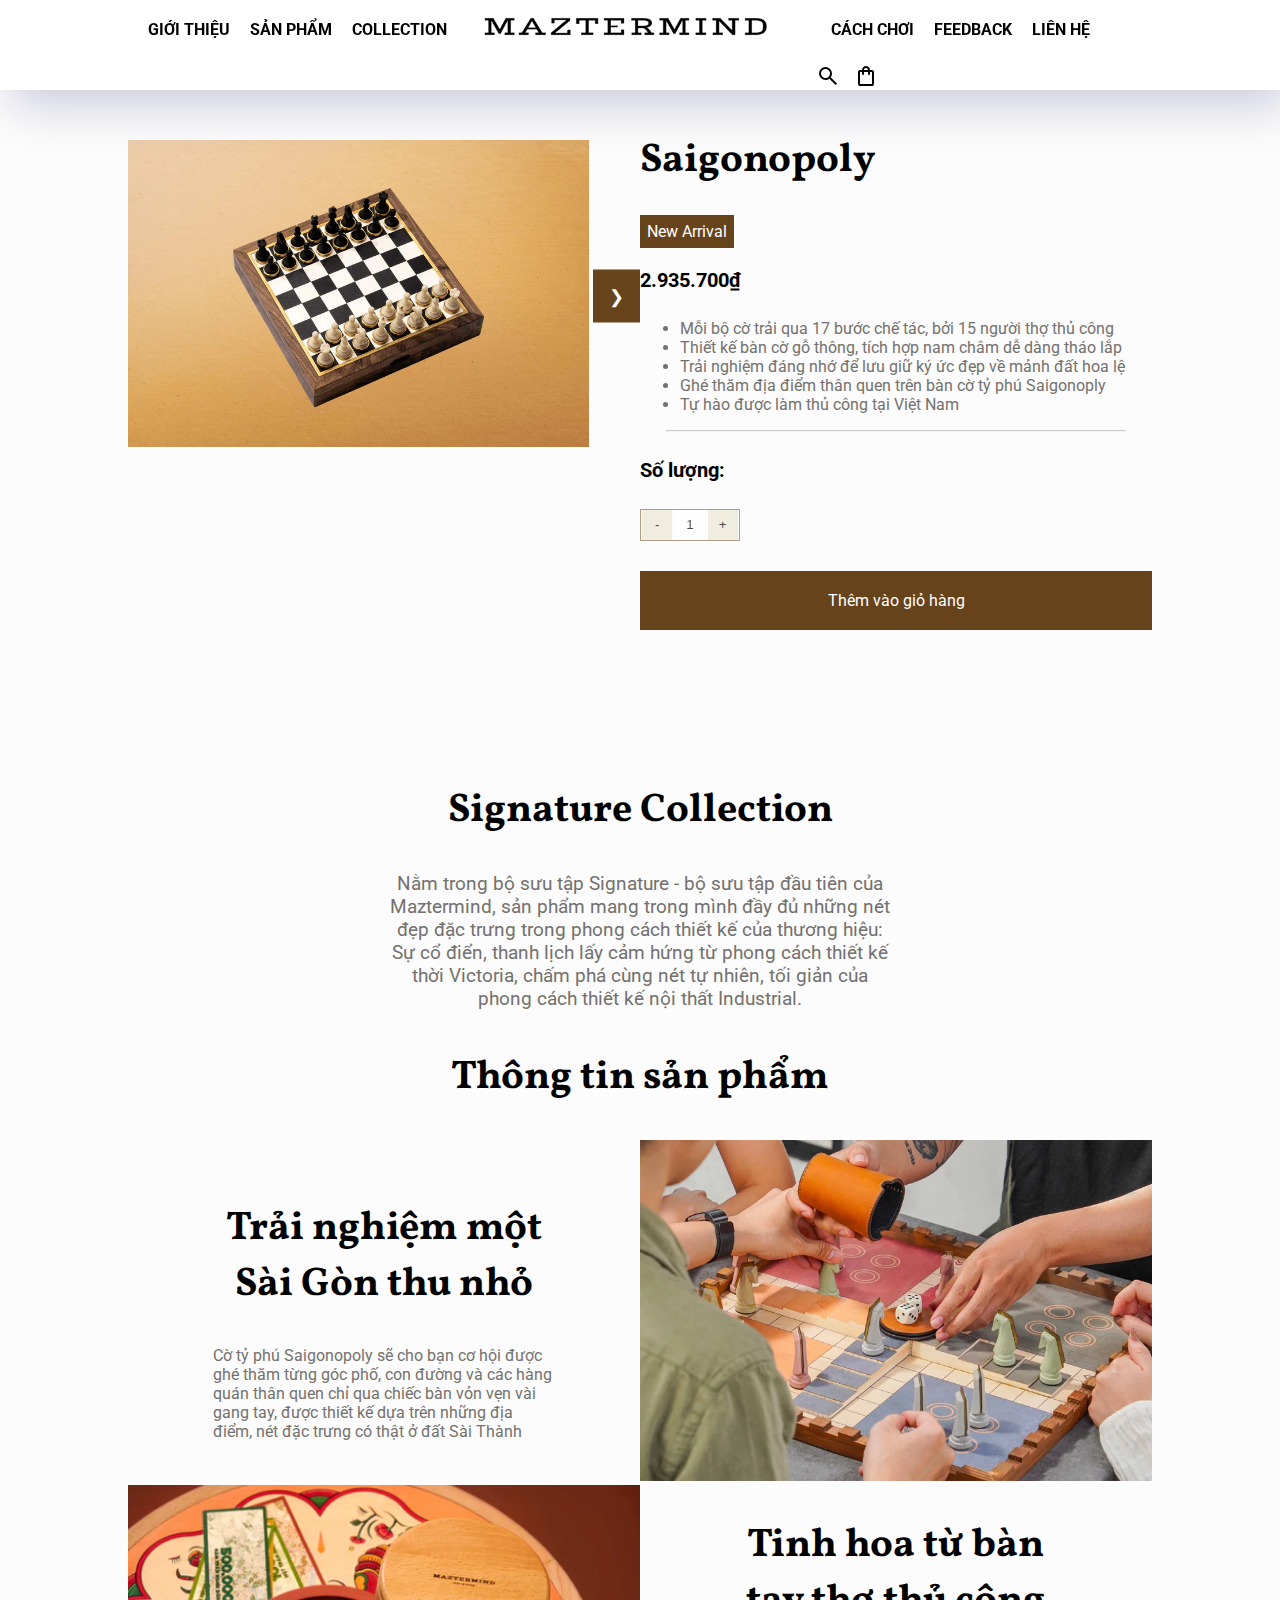
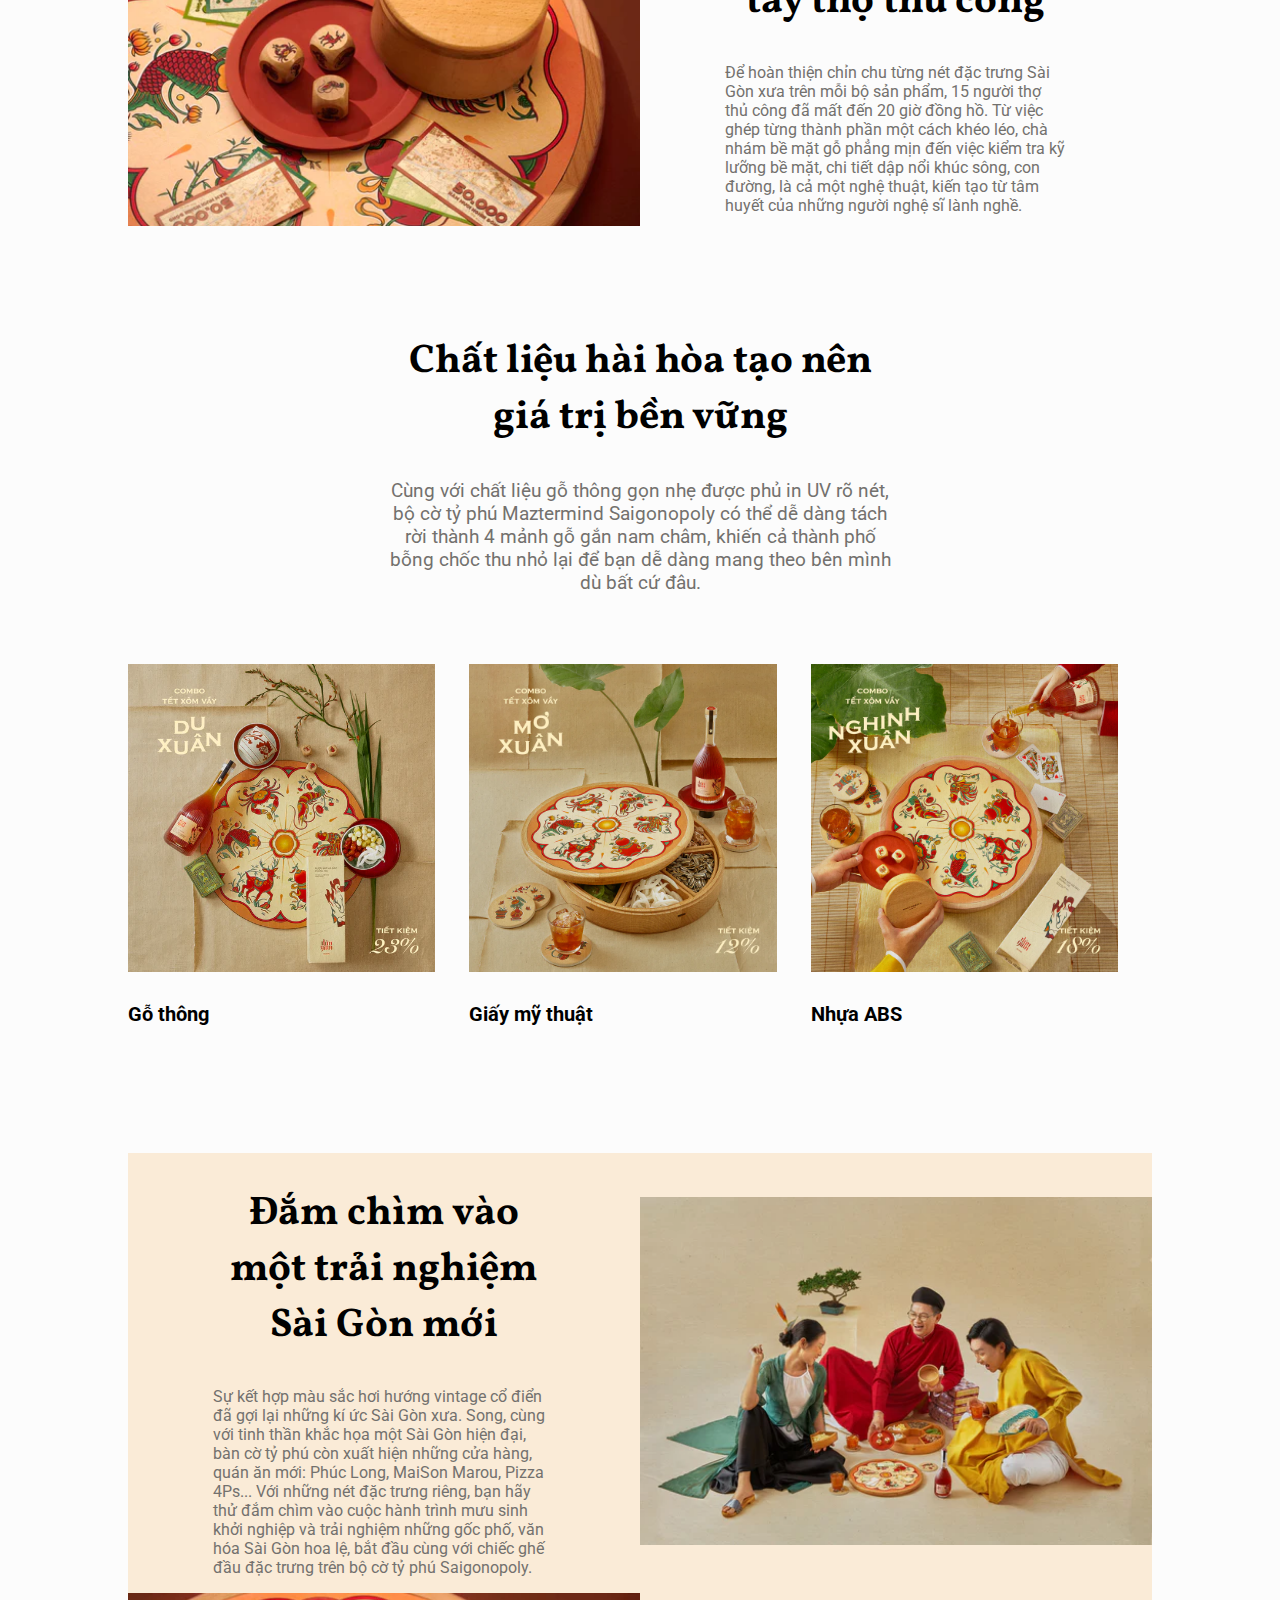
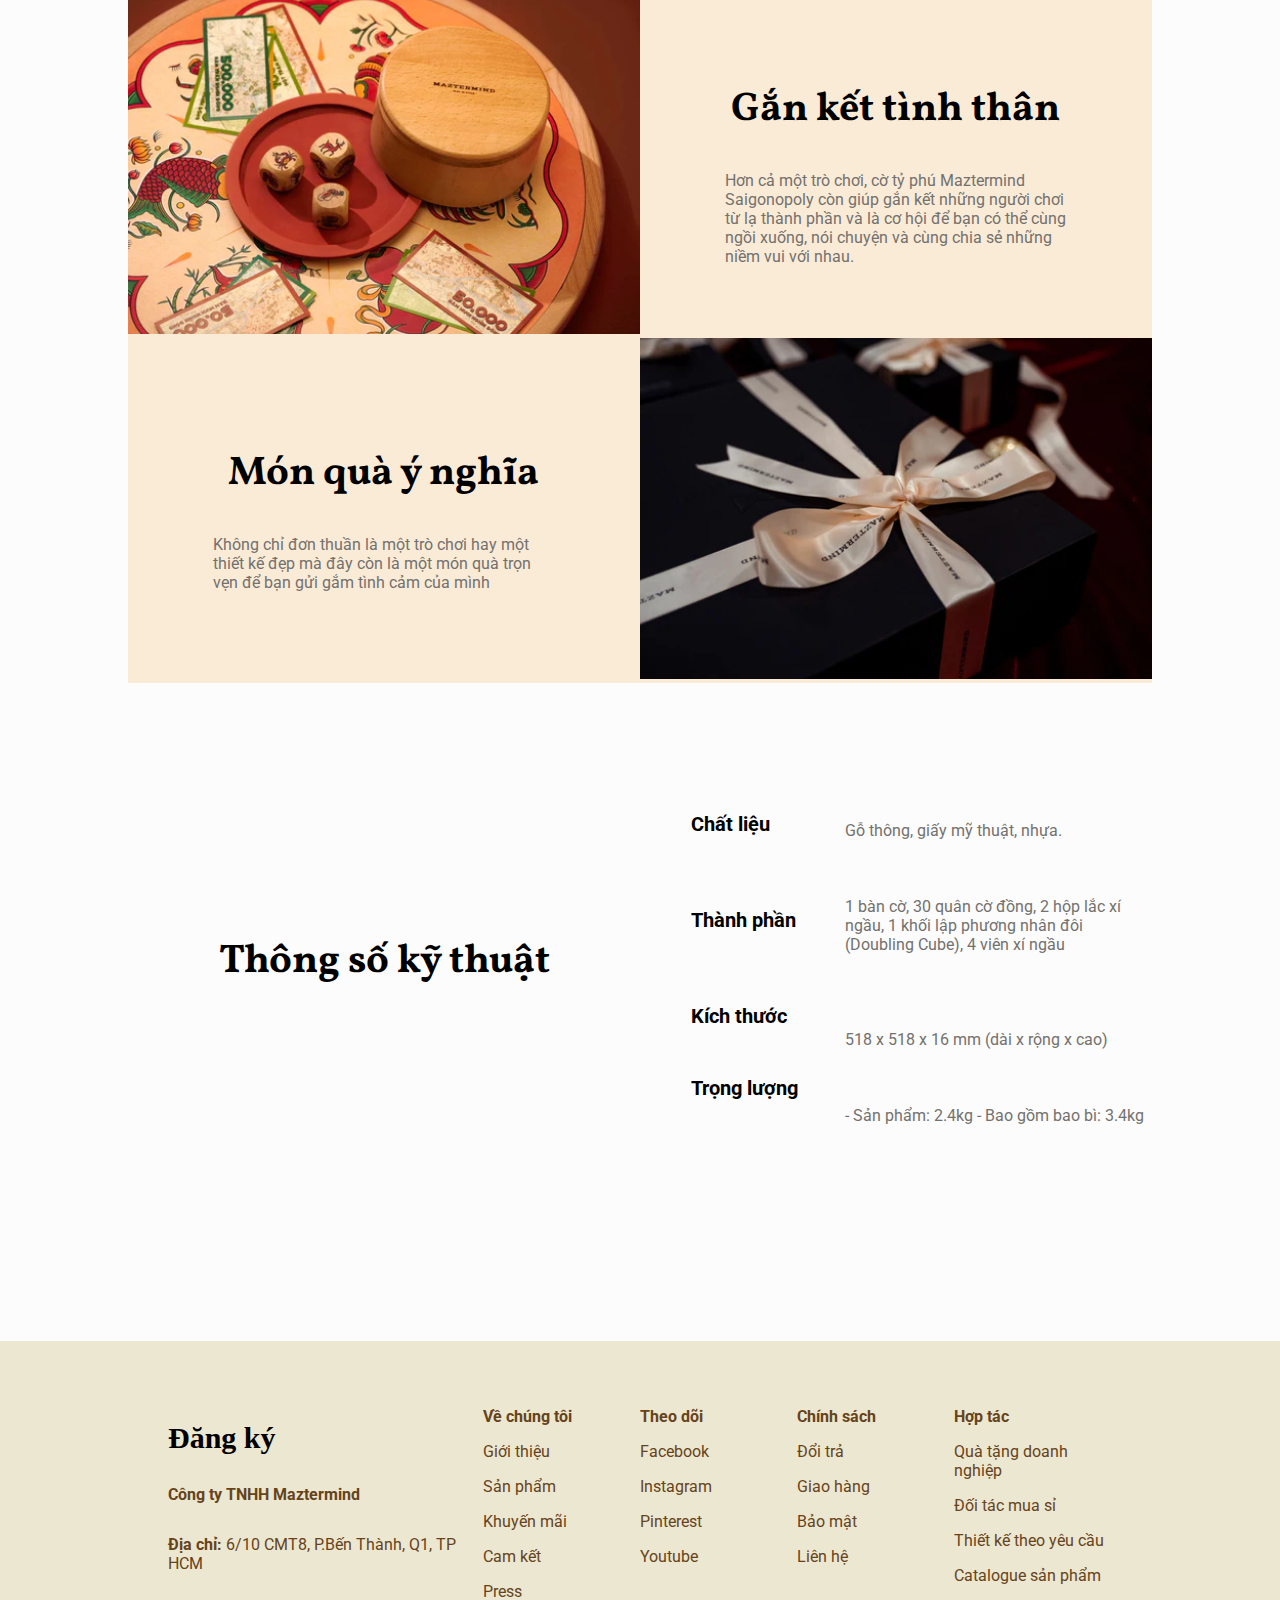
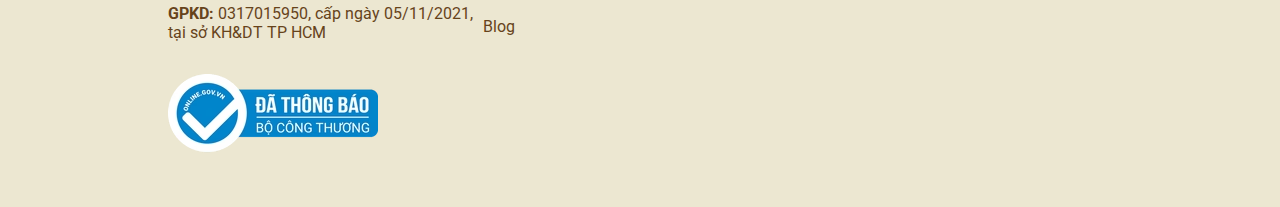
<file: sagonopoly.html>
<!doctype html>
<html>
<head>
<meta charset="utf-8">
	
<title>Saigonopoly</title>
	<link rel="stylesheet" href="css/sagonopoly.css">
	<link rel="icon" href="img/logo-icon.png" type="image/x-icon">
<link rel="stylesheet" href="img/logo.png" type="image/x-icon">
<link rel="stylesheet" href="https://fonts.googleapis.com/css2?family=Material+Symbols+Outlined:opsz,wght,FILL,GRAD@20..48,100..700,0..1,-50..200" />
<link rel="stylesheet" href="https://fonts.googleapis.com/css2?family=Material+Symbols+Outlined:opsz,wght,FILL,GRAD@24,400,0,0" />
	</head>
<body>

	<nav>
		<div class="container">
			<div class="menu">
				<div class="row">
					<div class="col-4">
						<ul>
							<li><a href="ve-chung-toi.html">Giới Thiệu</a>
								<ul>
									<li><a href="ve-chung-toi.html">Về chúng tôi</a></li>
									<li><a href="nghe-thuat-thu-cong.html">Nghệ thuật thủ công</a></li>
								</ul>
							</li>
							<li><a href="san-pham.html">Sản Phẩm</a></li>
						  <li><a href="bau-cua-giao-y.html">Collection</a>
							  <ul>
							  	<li><a href="bau-cua-giao-y.html">Bầu Cua Ý Giao</a></li>
							  	<li><a href="sagonopoly.html"> SaiGonopoly</a></li>
							  	<li><a href="lunami-dice-poker.html"> Lumina Dice Pokcer</a></li>
							  </ul>
							
							</li>
                        </ul>
					
					</div>
					<div class="col-4">
					<ul>
						<a href="index.html"><img src="img/logo.png" alt="" class="img-80" width="50px"></a>
					</ul>
					</div>
					<div class="col-4">
						<div class="row align-items-center">
						<ul>
							<li><a href="cach-choi.html">Cách chơi</a></li>
							<li><a href="feedback.html">Feedback</a></li>
							<li><a href="contact.html">Liên hệ</a></li>
						</ul>
						<div class="icon">
							<a href="#"><span class="material-symbols-outlined">search</span></a>
							<a href="#"><span class="material-symbols-outlined">shopping_bag</span></a>
						
						</div>
						</div>
						
					</div>
					</div>
				</div>
			</div>		
	</nav>
		<section id="vung1">
	<div class="container">
		<div class="row">
			<div class="col-6" style="margin-top: 40px">
			<div class="slideshow-container">
        <div class="mySlides">
            <img src="img/ches.webp" class="img-80" alt="">
        </div>
        <div class="mySlides">
            <img src="img/locuyen4.webp" class="img-80" alt="">
        </div>
        <div class="mySlides">
            <img src="img/how1.webp" class="img-80" alt="">
        </div>
		<div class="mySlides">
            <img src="img/mo-hop-mut.webp" class="img-80" alt="">
        </div>
        <a class="next" onclick="plusSlides(1)">❯</a>
    </div>
    <script>
        var slideIndex = 1;
        showSlides(slideIndex);
        function plusSlides(n) {
            showSlides(slideIndex += n);
        }
        function showSlides(n) {
            var i;
            var slides = document.getElementsByClassName("mySlides");
            if (n > slides.length) {slideIndex = 1}
            if (n < 1) {slideIndex = slides.length}
            for (i = 0; i < slides.length; i++) {
                slides[i].style.display = "none";
            }
            slides[slideIndex-1].style.display = "block";
        }
    </script>
			</div>
			<div class="col-6" style="position: relative">
			<h2>Saigonopoly</h2>
				<a href="collection.html" class="btn-primary">New Arrival</a>
			<h4>2.935.700₫</h4>
			<ul>
				<li>Mỗi bộ cờ trải qua 17 bước chế tác, bởi 15 người thợ thủ công</li>
				<li> Thiết kế bàn cờ gỗ thông, tích hợp nam châm dễ dàng tháo lắp</li>
				<li> Trải nghiệm đáng nhớ để lưu giữ ký ức đẹp về mảnh đất hoa lệ</li>
				<li> Ghé thăm địa điểm thân quen trên bàn cờ tỷ phú Saigonoply</li>
				<li>Tự hào được làm thủ công tại Việt Nam </li>
			</ul>
			<hr style="scolor: #8e7451; opacity: 50%;" width="90%" align="center">
				<!--<p>Combo Tết Xum Vầy</p>
				  <div class="combo-buttons">
        <a href="collection.html" class="combo-buttons1">Không Combo</a>
		<a href="collection.html" class="combo-buttons2">Nghinh Xuân</a>
		<a href="collection.html" class="combo-buttons3">Mơ Xuân</a>			  
    </div>-->
    <h4>Số lượng:</h4>
    <div class="quantity" style="margin-bottom: 30px ">
        <button onclick="decreaseQuantity()">-</button>
        <input type="text" id="quantity" value="1">
        <button onclick="increaseQuantity()">+</button>
    </div>
    <script>
        function increaseQuantity() {
            var quantityInput = document.getElementById('quantity');
            quantityInput.value = parseInt(quantityInput.value) + 1;
        }
        function decreaseQuantity() {
            var quantityInput = document.getElementById('quantity');
            if (parseInt(quantityInput.value) > 1) {
                quantityInput.value = parseInt(quantityInput.value) - 1;
            }
        }
    </script>
			<a href="shopping-bag.html" class="combo-buttons4" style="text-align: center">Thêm vào giỏ hàng</a>
			</div>
		</div>
		
		</div>
	</section>
	<section id="vung2">
	<div class="container">
		<div class="row" align="center" style="margin-top: 0">
			<div class="col-12">
				<div class="row">
					<div class="col-3"></div>
					<div align="center" class="col-6"><h2>Signature Collection</h2>
				<p style="font-size: 19px; margin-bottom: 40px;">Nằm trong bộ sưu tập Signature - bộ sưu tập đầu tiên của Maztermind, sản phẩm mang trong mình đầy đủ những nét đẹp đặc trưng trong phong cách thiết kế của thương hiệu: Sự cổ điển, thanh lịch lấy cảm hứng từ phong cách thiết kế thời Victoria, chấm phá cùng nét tự nhiên, tối giản của phong cách thiết kế nội thất Industrial.</p><h2>Thông tin sản phẩm</h2></div>
					<div class="col-3"></div>
				</div>
			
			</div>
		</div>
		
		</div>
	</section>
	<section id="vung31">
	<div class="container">
		<div class="row align-items-center justify-around">
		<!--<div class="col-1"></div>-->
			<div class="col-6">
				<div class="row">
					<div class="col-2"></div>
					<div class="col-8"><h2 align="center">Trải nghiệm một Sài Gòn thu nhỏ</h2>
				<p>Cờ tỷ phú Saigonopoly sẽ cho bạn cơ hội được ghé thăm từng góc phố, con đường và các hàng quán thân quen chỉ qua chiếc bàn vỏn vẹn vài gang tay, được thiết kế dựa trên những địa điểm, nét đặc trưng có thật ở đất Sài Thành</p>
			</div></div>
					<div class="col-2"></div>
				</div>
			
			<!--<div class="col-1"></div>-->
			<div class="col-6" >
			<img src="img/how1.webp" class="img-100" alt="" style="margin-right: 0">
			</div>
		</div>
		<!--het row 1-->
		<div class="row align-items-center justify-around" style="margin-bottom: 70px">
			<div class="col-6 text-align-center" >
			<img src="img/blog2.webp" class="img-100" alt="">
			</div>
			<!--<div class="col-1"></div>-->
			<div class="col-6">
				<div class="row">
					<div class="col-2"></div>
					<div class="col-8"><h2 align="center">Tinh hoa từ bàn tay thợ thủ công</h2>
				<p>Để hoàn thiện chỉn chu từng nét đặc trưng Sài Gòn xưa trên mỗi bộ sản phẩm, 15 người thợ thủ công đã mất đến 20 giờ đồng hồ. Từ việc ghép từng thành phần một cách khéo léo, chà nhám bề mặt gỗ phẳng mịn đến việc kiểm tra kỹ lưỡng bề mặt, chi tiết dập nổi khúc sông, con đường, là cả một nghệ thuật, kiến tạo từ tâm huyết của những người nghệ sĩ lành nghề.</p></div>
					<div class="col-2"></div>
				</div>
			
			</div>
			<!--<div class="col-1"></div>-->
		</div>
		<!--het row 2-->
	</div>
	</section>
	<section id="vung32">
	<div class="container">
		<div class="row" align="center" style="margin-top: 0">
			<div class="col-12">
				<div class="row">
					<div class="col-3"></div>
					<div align="center" class="col-6"><h2>Chất liệu hài hòa tạo nên giá trị bền vững</h2>
				<p style="font-size: 19px; margin-bottom: 70px;">Cùng với chất liệu gỗ thông gọn nhẹ được phủ in UV rõ nét, bộ cờ tỷ phú Maztermind Saigonopoly có thể dễ dàng tách rời thành 4 mảnh gỗ gắn nam châm, khiến cả thành phố bỗng chốc thu nhỏ lại để bạn dễ dàng mang theo bên mình dù bất cứ đâu.</p></div>
					<div class="col-3"></div>
				</div>
			
			</div>
		</div>
		
		</div>
	</section>
	<section id="vung3">
	<div class="container">
		<div class="row" style="margin-bottom: 100px">
			<div class="col-4">
			<img src="img/du-xuan.webp" alt="" class="img-80" >
			<h4>Gỗ thông</h4>
			</div>
			<div class="col-4">
			<img src="img/baucua-5.jpg" alt="" class="img-80">
			<h4>Giấy mỹ thuật</h4>
			</div>
			<div class="col-4">
			<img src="img/bau-cua4.jpg" alt="" class="img-80">
			<h4>Nhựa ABS</h4>
			</div>
		</div>
		
		
		</div>
	</section>
	<section id="vung6">
	<div class="container">
		<div class="row align-items-center justify-around">
		<!--<div class="col-1"></div>-->
			<div class="col-6">
				<div class="row">
					<div class="col-2"></div>
					<div class="col-8"><h2 align="center">Đắm chìm vào một trải nghiệm Sài Gòn mới</h2>
				<p>Sự kết hợp màu sắc hơi hướng vintage cổ điển đã gợi lại những kí ức Sài Gòn xưa. Song, cùng với tinh thần khắc họa một Sài Gòn hiện đại, bàn cờ tỷ phú còn xuất hiện những cửa hàng, quán ăn mới: Phúc Long, MaiSon Marou, Pizza 4Ps... Với những nét đặc trưng riêng, bạn hãy thử đắm chìm vào cuộc hành trình mưu sinh khởi nghiệp và trải nghiệm những gốc phố, văn hóa Sài Gòn hoa lệ, bắt đầu cùng với chiếc ghế đầu đặc trưng trên bộ cờ tỷ phú Saigonopoly.</p>
			</div></div>
					<div class="col-2"></div>
				</div>
			
			<!--<div class="col-1"></div>-->
			<div class="col-6" >
			<img src="img/blog3.webp" class="img-100" alt="" style="margin-right: 0">
			</div>
		</div>
		<!--het row 1-->
		<div class="row align-items-center justify-around">
			<div class="col-6 text-align-center" >
			<img src="img/blog2.webp" class="img-100" alt="">
			</div>
			<!--<div class="col-1"></div>-->
			<div class="col-6">
				<div class="row">
					<div class="col-2"></div>
					<div class="col-8"><h2 align="center">Gắn kết tình thân</h2>
				<p>Hơn cả một trò chơi, cờ tỷ phú Maztermind Saigonopoly còn giúp gắn kết những người chơi từ lạ thành phần và là cơ hội để bạn có thể cùng ngồi xuống, nói chuyện và cùng chia sẻ những niềm vui với nhau.</p></div>
					<div class="col-2"></div>
				</div>
			
			</div>
			<!--<div class="col-1"></div>-->
		</div>
		<!--het row 2-->
			<div class="row align-items-center justify-around">
		<!--<div class="col-1"></div>-->
			<div class="col-6">
				<div class="row">
					<div class="col-2"></div>
					<div class="col-8"><h2 align="center">Món quà ý nghĩa</h2>
				<p>Không chỉ đơn thuần là một trò chơi hay một thiết kế đẹp mà đây còn là một món quà trọn vẹn để bạn gửi gắm tình cảm của mình</p></div>
					<div class="col-2"></div>
				</div>
			
			</div>
			<!--<div class="col-1"></div>-->
			<div class="col-6 text-align-center" >
			<img src="img/blog1.webp" class="img-100" alt="">
			</div>
		</div>
		<!--het row 3-->
	</div>
	</section>
	<section id="vung7">
	<div class="container">
		<div class="row align-items-center" style="margin-bottom: 100px">
			<div class="col-6" style="position: relative">
		<h2 align="center" >Thông số kỹ thuật</h2>
			<!--<img class="sticky; img-100" src="img/snap.jpg" alt="Snap">
-->
			</div>
			<div style="padding-left:5%; padding-top: 10%" class="col-6">	
	<div class="row align-items-top" style="margin-bottom: 100px">
		<div class="col-4">
		<h4>Chất liệu<br><br><br><br>Thành phần<br><br><br><br>Kích thước<br><br><br>Trọng lượng</h4>
		</div>
		<div class="col-8">
		<p><br>Gỗ thông, giấy mỹ thuật, nhựa.<br> <br> <br> <br>
			1 bàn cờ, 30 quân cờ đồng, 2 hộp lắc xí ngầu, 1 khối lập phương nhân đôi (Doubling Cube), 4 viên xí ngầu<br> <br> <br> <br><br>
			518 x 518 x 16 mm (dài x rộng x cao)<br> <br> <br> <br>- Sản phẩm: 2.4kg

- Bao gồm bao bì: 3.4kg

</p>
		</div>
	</div>
<!--hết row1-->
	</div>
			
		</div>
		</div>
	</section>
</body>
	<div id="footer">
		<div class="container">
			<div class="row">
				<div class="col-4" align="left">
				<h3>Đăng ký</h3>
					<p><b>Công ty TNHH Maztermind</b></p>
					<p><b>Địa chỉ: </b> 6/10 CMT8, P.Bến Thành, Q1, TP HCM</p>
					<p><b>GPKD: </b> 0317015950, cấp ngày 05/11/2021, <br> tại sở KH&DT TP HCM</p>
					<a href="http://online.gov.vn/Home/WebDetails/68255"><img src="img/logo10.avif" alt=""></a>
				</div>
				<!--het col 1-->
				<div class="col-2" align="left">
				 <p><b>Về chúng tôi</b></p>
     <a href=""> <p>Giới thiệu</p></a>
      <a href=""><p>Sản phẩm</p></a>
     <a href=""><p>Khuyến mãi</p> </a>
     <p>Cam kết</p>
     <p>Press</p>
     <a href=""> <p>Blog</p></a>
				</div>
				<!--het col 2-->
				<div class="col-2" align="left">
				 <p><b>Theo dõi</b></p>

     <a href="http://qrco.de/maztermind"> <p>Facebook</p></a>
      <a href="http://qrco.de/maztermind"><p>Instagram</p></a>
     <a href="http://qrco.de/maztermind/"> <p>Pinterest</p></a>
      <a href="http://qrco.de/maztermind"><p>Youtube</p></a>
				</div>
				<!--het col 3-->
				<div class="col-2" align="left">
				 <p><b>Chính sách</b></p>

     <p>Đổi trả</p>
     <p>Giao hàng</p>
     <p>Bảo mật</p>
     <p>Liên hệ</p>
				</div>
				<!--het col 4-->
				<div class="col-2" align="left">
				 <p><b>Hợp tác</b></p>

     <p>Quà tặng doanh nghiệp</p>
     <p>Đối tác mua sỉ</p>
     <p>Thiết kế theo yêu cầu</p>
      <a href="pdf/Maztermind_Catalogue_2024.pdf"><p>Catalogue sản phẩm</p></a>
				</div>
				<!--het col 4-->
				
			
			</div>
		</div>
		
</div>
</html>
</file>
<file: css/bau-cua-y-giao.css>
@charset "utf-8";
/* CSS Document */
@import url('https://fonts.googleapis.com/css2?family=Roboto&family=Vollkorn:wght@600&display=swap');
body
{
	background-color:#FCFCFC; /*màu nền trang web */
	color: #73716E;
	font-family: Roboto, "Hoefler Text", "Liberation Serif", Times, "Times New Roman", "serif";
	font-size: 16px;
	margin: 0;
	padding: 0;
	/*min-height: 600px;*/
	
}
h1{	font-size: 45px;
color: white;
font-family: Vollkorn, "Hoefler Text", "Liberation Serif", Times, "Times New Roman", "serif";}
h2{	font-size: 40px;
color: black; font-family: Vollkorn,"Hoefler Text", "Liberation Serif", Times, "Times New Roman", "serif"}
h3{	font-size: 30px; 
	font-family: Volkorn, "Hoefler Text", "Liberation Serif", Times, "Times New Roman", "serif";
	color: black}
h4{font-size: 20px;
color: #000; font-family: Roboto, "Hoefler Text", "Liberation Serif", Times, "Times New Roman", "serif"}
h5 { font-size: 16px; color: #ece7d1; font-family: Roboto, "Helvetica Neue", Helvetica, Arial, "sans-serif";
	
}
.btn-primary
{
	background-color: #66431b;
	color: white;
	padding: 20px;
	text-decoration: none;
}
.btn-primary:hover
{background-color: #8e7451}
* {box-sizing: border-box}
.col-1 { width: 8.333333%}
.col-2 { width: 16.66%}
.col-3 { width: 25%}
.col-4 { width: 33.33333%}
.col-5{ width: 41.66%}
.col-6 { width: 50%}
.col-7 { width: 58.33%}
.col-8 { width: 66.66%}
.col-9 { width: 75%}
.col-10{ width: 83.33%}
.col-11{ width: 91.66%}
.col-12 { width: 100%}
.container { width: 80%; margin: auto}
[class*="col-"]
/*{
	border: 1px solid red;
	padding:15px
}*/

.img-100 { width: 100%; height: auto; align-items: center;}
.img-80 {width: 90%; height: auto; align-items: center;}
.row { display: flex; flex-wrap: wrap; width: 100%;
	height: 90%;}
nav
{
	background: white;
	position: fixed; /*khoa thanh menu*/
	width: 100%;
	top: 0;
	left: 0;
	padding-bottom: 10px;
	padding-top: 0;
	box-shadow:10px 15px 50px rgba(0,0,100,0.2);
	z-index: 999;
	height: 90px;
}
nav .icon
{
	margin-top: 5px;
	
}
nav .container
{  
display: flex;
justify-content: space-between;
/*align-items: none;*/
justify-content: flex-start;
}
nav a.logo img {width: 150px; height: auto} /* chỉnh kích cỡ logo trong thanh mennu*/
nav .icon a {margin: 5px; color: #000;}
nav .menu ul
{
margin: 10px;
padding: 0;
list-style: none;
display: flex;
margin-bottom: 10px
}
nav .menu ul li {position: relative} /*chỉnh li theo ul*/
nav .menu ul li a
{
	color: #000000;
	text-decoration: none;
	padding: 10px 10px;
	text-transform: uppercase;
	display: block;
	font-size: 16px;
	font-weight: bold;
	text-align: center;
	margin: 0 auto;	
}
nav .menu ul li a:hover
{
color: gray;
cursor:pointer;
}
nav .menu ul li a.active
{
	background-color: #D6202B;
	color: white;
}
nav .menu ul ul
{ display: block;
	background: #ece7d1;
	position: absolute;
	left: 2px;
	top: 200%;
	width: 250px;
	visibility: hidden;
	opacity: 0;
	z-index: 99999;
	transition:  all 1s
}
/*--giong theo cheu doc cac box trong 1 row co flex--*/
.align-items-center { align-items: center}
.align-items-top { align-items:flex-start}
.align-items-bottom { align-items:flex-end}
/*--giong theo cheu ngang cac box trong 1 row co flex--*/
.justify-center{justify-content: center}
.justify-start{justify-content: flex-start}
.justify-end{justify-content: flex-end}
.justify-between {justify-content: space-between}
.justify-around {justify-content: space-around}

nav .menu ul li:hover>ul
{
top: 100%; left: 0;
visibility: visible;
opacity: 1
}
nav .menu ul ul a
{display: block}
/*<!--vung1-->*/
.slideshow-container {
        max-width: 1000px;
        position: relative;
        margin: auto;
    }
    .mySlides {
        display: none;
        width: 100%;
        height: auto;
    }
    .next {
        cursor: pointer;
        position: absolute;
        top: 50%;
        right: 0;
        transform: translateY(-50%);
        font-size: 18px;
        padding: 16px;
        color: white;
        background-color: #66431b;
    }
    .next:hover {
        background-color: #8e7451;
		opacity: 50%;
    }
#vung1
{min-height: 750px;
padding-top: 100px;}
.btn-primary
{
	background-color: #66431b;
	color: white;
	padding: 7px;
	text-decoration: none;
	
}
.btn-primary:hover
{background-color: #8e7451}
/*combo-buttons*/
.combo-buttons1 
{
/* margin-bottom: 20px;*/
 background-color: #fff;
	color: #66431b;
	padding: 10px;
	text-decoration: none;
	border: 2px solid #D0BA8A;
        
        }
.combo-buttons1:hover
{
/* margin-bottom: 20px;*/
 background-color: #fff;
	color: #66431b;
	padding: 10px;
	text-decoration: none;
	border: 2px solid #66431b;
        
        }
.combo-buttons2 
{
/* margin-bottom: 20px;*/
 background-color: #fff;
	color: #66431b;
	padding: 10px;
	text-decoration: none;
	border: 2px solid #D0BA8A;
        
        }
.combo-buttons2:hover
{
/* margin-bottom: 20px;*/
 background-color: #fff;
	color: #66431b;
	padding: 10px;
	text-decoration: none;
	border: 2px solid #66431b;
        
        }
.combo-buttons3 
{
/* margin-bottom: 20px;*/
 background-color: #fff;
	color: #66431b;
	padding: 10px;
	text-decoration: none;
	border: 2px solid #D0BA8A;
        
        }
.combo-buttons3:hover
{
/* margin-bottom: 20px;*/
 background-color: #fff;
	color: #66431b;
	padding: 10px;
	text-decoration: none;
	border: 2px solid #66431b;
        
        }
       .quantity {
            display: flex;
            border: 1px solid #8e7451;
		   opacity: 70%;
            width: 100px;
            justify-content: space-around;
            align-items: center;
            border-radius: 0;
            overflow: hidden;
		   position: relative;
    z-index: 2;

		   /*min-height: 50px;*/
        }
        .quantity button {
            background: #ece7d1;
            height: 30px;
            width: 30px;
            border: none;
            cursor: pointer;
        }
        .quantity button:hover {
            background:#D0AB82;
			
        }
        .quantity input {
            height: 30px;
            width: 30px;
            text-align: center;
            border: none;
        }
.combo-buttons4
{margin: auto;
	background-color: #66431b;
	color: white;
	padding: 20px /*290px*/;
	text-decoration: none;
	    position:absolute;
	width: 100%;
}
.combo-buttons4:hover
{background-color: #8e7451}
#vung2
{
	min-height: 240px
}
.btn-primary1
{
	background-color: #66431b;
	color: white;
	padding: 15px;
	text-decoration: none;
	margin-top: 30px;
}
.btn-primary1:hover
{background-color: #8e7451}
#vung6 .container
{
	background-color: antiquewhite;

}
img .sticky {
  position: -webkit-sticky;
  position: sticky;
  top: 0;
  width: 200px;  
width: 100%; height: auto; align-items: center;}
#footer {
  background-color: #ece7d1;
  padding: 50px;
  text-align: center;
}
#footer .container p 
{
	color: #66431b;
	margin-bottom: 10%;
	
}
#footer .container p:hover
{
	color: #8e7451;
	cursor:pointer;
}
#footer .container a 
{
	text-decoration: none;
	
}
</file>
<file: css/cach-choi.css>
@charset "utf-8";
/* CSS Document */
@import url('https://fonts.googleapis.com/css2?family=Roboto&family=Vollkorn:wght@600&display=swap');
body
{
	background-color:#FCFCFC; /*màu nền trang web */
	color: #73716E;
	font-family: Roboto, "Hoefler Text", "Liberation Serif", Times, "Times New Roman", "serif";
	font-size: 16px;
	margin: 0;
	padding: 0;
	/*min-height: 600px;*/
	
}
h1{	font-size: 45px;
color: white;
font-family: Vollkorn, "Hoefler Text", "Liberation Serif", Times, "Times New Roman", "serif";}
h2{	font-size: 40px;
color: black; font-family: Vollkorn,"Hoefler Text", "Liberation Serif", Times, "Times New Roman", "serif"}
h3{	font-size: 30px; 
	font-family: Volkorn, "Hoefler Text", "Liberation Serif", Times, "Times New Roman", "serif";
	color: black}
h4{font-size: 20px;
color: #000; font-family: Roboto, "Hoefler Text", "Liberation Serif", Times, "Times New Roman", "serif"}
h5 { font-size: 16px; color: #ece7d1; font-family: Roboto, "Helvetica Neue", Helvetica, Arial, "sans-serif";
	
}
.btn-primary
{
	background-color: #66431b;
	color: white;
	padding: 20px;
	text-decoration: none;
}
.btn-primary:hover
{background-color: #8e7451}
* {box-sizing: border-box}
.col-1 { width: 8.333333%}
.col-2 { width: 16.66%}
.col-3 { width: 25%}
.col-4 { width: 33.33333%}
.col-5{ width: 41.66%}
.col-6 { width: 50%}
.col-7 { width: 58.33%}
.col-8 { width: 66.66%}
.col-9 { width: 75%}
.col-10{ width: 83.33%}
.col-11{ width: 91.66%}
.col-12 { width: 100%}
.container { width: 80%; margin: auto}
[class*="col-"]
/*{
	border: 1px solid red;
	padding:15px
}
*/
.img-100 { width: 100%; height: auto; align-items: center;}
.img-90 { width: 90%; height: auto; align-items: center; }
.row { display: flex; flex-wrap: wrap; width: 100%;
	height: 90%;}
nav
{
	background: white;
	position: fixed; /*khoa thanh menu*/
	width: 100%;
	top: 0;
	left: 0;
	padding-bottom: 10px;
	padding-top: 0;
	box-shadow:10px 15px 50px rgba(0,0,100,0.2);
	z-index: 999;
	height: 90px;
}
nav .container
{  
display: flex;
justify-content: space-between;
/*align-items: none;*/
justify-content: flex-start;
}
nav a.logo img {width: 150px; height: auto} /* chỉnh kích cỡ logo trong thanh mennu*/

nav .menu ul
{
margin: 10px;
padding: 0;
list-style: none;
display: flex;
margin-bottom: 10px
}
nav .icon a 
{
	margin-top: 30px;
	color: #000;
}
nav .menu ul li {position: relative} /*chỉnh li theo ul*/
nav .menu ul li a
{
	color: #000000;
	text-decoration: none;
	padding: 10px 10px;
	text-transform: uppercase;
	display: block;
	font-size: 16px;
	font-weight: bold;
	text-align: center;
	margin: 0 auto;	
}
nav .menu ul li a:hover
{
color: gray;
cursor:pointer;
}
nav .menu ul li a.active
{
	background-color: #D6202B;
	color: white;
}
nav .menu ul ul
{ display: block;
	background: #ece7d1;
	position: absolute;
	left: 2px;
	top: 200%;
	width: 250px;
	visibility: hidden;
	opacity: 0;
	z-index: 99999;
	transition:  all 1s
}
/*--giong theo cheu doc cac box trong 1 row co flex--*/
.align-items-center { align-items: center}
.align-items-top { align-items:flex-start}
.align-items-bottom { align-items:flex-end}
/*--giong theo cheu ngang cac box trong 1 row co flex--*/
.justify-center{justify-content: center}
.justify-start{justify-content: flex-start}
.justify-end{justify-content: flex-end}
.justify-between {justify-content: space-between}
.justify-around {justify-content: space-around}

nav .menu ul li:hover>ul
{
top: 100%; left: 0;
visibility: visible;
opacity: 1
}
nav .menu ul ul a
{display: block}

.btn-primary
{
	background-color: #66431b;
	color: white;
	padding: 20px;
	text-decoration: none;
}
.btn-primary:hover
{background-color: #8e7451}
.overlay {
  position: absolute;
  top: 0;
  bottom: 0;
  left: 0;
  right: 0;
  height: auto;
  width: 100%;
  opacity: 0;
  transition: 0.5s ease;
	/*background-image: url("../img/how8.webp")*/
  background-color: #ece7d1;
	  transition-property: opacity;
  transition-delay: 0s;
}
.howto {
  position: relative;
  width: 100%;
	 margin: 0;
  padding: 0;
}

.image {
  display: block;
  width: 100%;
  height: 100%;
	 object-fit:fill;
}
.howto:hover .overlay {
  opacity: 1;
}
.text {
  color: #66431b;
  font-size: 20px;
  position: absolute;
  top: 50%;
  left: 50%;
  -webkit-transform: translate(-50%, -50%);
  -ms-transform: translate(-50%, -50%);
  transform: translate(-50%, -50%);
  text-align: center;
	font-family: Roboto, "Helvetica Neue", Helvetica, Arial, "sans-serif";
}
#footer {
  background-color: #ece7d1;
  padding: 50px;
  text-align: center;
}
#footer .container p 
{
	color: #66431b;
	margin-bottom: 10%;
	
}
#footer .container p:hover
{
	color: #8e7451;
	cursor:pointer;
}
#footer .container a 
{
	text-decoration: none;
	
}
</file>
<file: css/sagonopoly.css>
@charset "utf-8";
/* CSS Document */
@import url('https://fonts.googleapis.com/css2?family=Roboto&family=Vollkorn:wght@600&display=swap');
body
{
	background-color:#FCFCFC; /*màu nền trang web */
	color: #73716E;
	font-family: Roboto, "Hoefler Text", "Liberation Serif", Times, "Times New Roman", "serif";
	font-size: 16px;
	margin: 0;
	padding: 0;
	/*min-height: 600px;*/
	
}
h1{	font-size: 45px;
color: white;
font-family: Vollkorn, "Hoefler Text", "Liberation Serif", Times, "Times New Roman", "serif";}
h2{	font-size: 40px;
color: black; font-family: Vollkorn,"Hoefler Text", "Liberation Serif", Times, "Times New Roman", "serif"}
h3{	font-size: 30px; 
	font-family: Volkorn, "Hoefler Text", "Liberation Serif", Times, "Times New Roman", "serif";
	color: black}
h4{font-size: 20px;
color: #000; font-family: Roboto, "Hoefler Text", "Liberation Serif", Times, "Times New Roman", "serif"}
h5 { font-size: 16px; color: #ece7d1; font-family: Roboto, "Helvetica Neue", Helvetica, Arial, "sans-serif";
	
}
.btn-primary
{
	background-color: #66431b;
	color: white;
	padding: 20px;
	text-decoration: none;
}
.btn-primary:hover
{background-color: #8e7451}
* {box-sizing: border-box}
.col-1 { width: 8.333333%}
.col-2 { width: 16.66%}
.col-3 { width: 25%}
.col-4 { width: 33.33333%}
.col-5{ width: 41.66%}
.col-6 { width: 50%}
.col-7 { width: 58.33%}
.col-8 { width: 66.66%}
.col-9 { width: 75%}
.col-10{ width: 83.33%}
.col-11{ width: 91.66%}
.col-12 { width: 100%}
.container { width: 80%; margin: auto}
[class*="col-"]
/*{
	border: 1px solid red;
	padding:15px
}*/

.img-100 { width: 100%; height: auto; align-items: center;}
.img-80 {width: 90%; height: auto; align-items: center;}
.row { display: flex; flex-wrap: wrap; width: 100%;
	height: 90%;}
nav
{
	background: white;
	position: fixed; /*khoa thanh menu*/
	width: 100%;
	top: 0;
	left: 0;
	padding-bottom: 10px;
	padding-top: 0;
	box-shadow:10px 15px 50px rgba(0,0,100,0.2);
	z-index: 999;
	height: 90px;
}
nav .icon
{
	margin-top: 5px;
	
}
nav .container
{  
display: flex;
justify-content: space-between;
/*align-items: none;*/
justify-content: flex-start;
}
nav a.logo img {width: 150px; height: auto} /* chỉnh kích cỡ logo trong thanh mennu*/
nav .icon a {margin: 5px; color: #000;}
nav .menu ul
{
margin: 10px;
padding: 0;
list-style: none;
display: flex;
margin-bottom: 10px
}
nav .menu ul li {position: relative} /*chỉnh li theo ul*/
nav .menu ul li a
{
	color: #000000;
	text-decoration: none;
	padding: 10px 10px;
	text-transform: uppercase;
	display: block;
	font-size: 16px;
	font-weight: bold;
	text-align: center;
	margin: 0 auto;	
}
nav .menu ul li a:hover
{
color: gray;
cursor:pointer;
}
nav .menu ul li a.active
{
	background-color: #D6202B;
	color: white;
}
nav .menu ul ul
{ display: block;
	background: #ece7d1;
	position: absolute;
	left: 2px;
	top: 200%;
	width: 250px;
	visibility: hidden;
	opacity: 0;
	z-index: 99999;
	transition:  all 1s
}
/*--giong theo cheu doc cac box trong 1 row co flex--*/
.align-items-center { align-items: center}
.align-items-top { align-items:flex-start}
.align-items-bottom { align-items:flex-end}
/*--giong theo cheu ngang cac box trong 1 row co flex--*/
.justify-center{justify-content: center}
.justify-start{justify-content: flex-start}
.justify-end{justify-content: flex-end}
.justify-between {justify-content: space-between}
.justify-around {justify-content: space-around}

nav .menu ul li:hover>ul
{
top: 100%; left: 0;
visibility: visible;
opacity: 1
}
nav .menu ul ul a
{display: block}
/*<!--vung1-->*/
.slideshow-container {
        max-width: 1000px;
        position: relative;
        margin: auto;
    }
    .mySlides {
        display: none;
        width: 100%;
        height: auto;
    }
    .next {
        cursor: pointer;
        position: absolute;
        top: 50%;
        right: 0;
        transform: translateY(-50%);
        font-size: 18px;
        padding: 16px;
        color: white;
        background-color: #66431b;
    }

    .next:hover {
        background-color: #8e7451;
		opacity: 50%;
    }
#vung1
{min-height: 750px;
padding-top: 100px;}
.btn-primary
{
	background-color: #66431b;
	color: white;
	padding: 7px;
	text-decoration: none;
	
}
.btn-primary:hover
{background-color: #8e7451}
/*combo-buttons*/
.combo-buttons1 
{
/* margin-bottom: 20px;*/
 background-color: #fff;
	color: #66431b;
	padding: 10px;
	text-decoration: none;
	border: 2px solid #D0BA8A;
        
        }
.combo-buttons1:hover
{
/* margin-bottom: 20px;*/
 background-color: #fff;
	color: #66431b;
	padding: 10px;
	text-decoration: none;
	border: 2px solid #66431b;
        
        }
.combo-buttons2 
{
/* margin-bottom: 20px;*/
 background-color: #fff;
	color: #66431b;
	padding: 10px;
	text-decoration: none;
	border: 2px solid #D0BA8A;
        
        }
.combo-buttons2:hover
{
/* margin-bottom: 20px;*/
 background-color: #fff;
	color: #66431b;
	padding: 10px;
	text-decoration: none;
	border: 2px solid #66431b;
        
        }
.combo-buttons3 
{
/* margin-bottom: 20px;*/
 background-color: #fff;
	color: #66431b;
	padding: 10px;
	text-decoration: none;
	border: 2px solid #D0BA8A;
        
        }
.combo-buttons3:hover
{
/* margin-bottom: 20px;*/
 background-color: #fff;
	color: #66431b;
	padding: 10px;
	text-decoration: none;
	border: 2px solid #66431b;
        
        }
       .quantity {
            display: flex;
            border: 1px solid #8e7451;
		   opacity: 70%;
            width: 100px;
            justify-content: space-around;
            align-items: center;
            border-radius: 0;
            overflow: hidden;
		   position: relative;
    z-index: 2;

		   /*min-height: 50px;*/
        }
        .quantity button {
            background: #ece7d1;
            height: 30px;
            width: 30px;
            border: none;
            cursor: pointer;
        }
        .quantity button:hover {
            background:#D0AB82;
			
        }
        .quantity input {
            height: 30px;
            width: 30px;
            text-align: center;
            border: none;
        }
.combo-buttons4
{margin: auto;
	background-color: #66431b;
	color: white;
	padding: 20px /*290px*/;
	text-decoration: none;
	    position:absolute;
	width: 100%;
}
.combo-buttons4:hover
{background-color: #8e7451}
#vung2
{
	min-height: 240px
}
.btn-primary1
{
	background-color: #66431b;
	color: white;
	padding: 15px;
	text-decoration: none;
	margin-top: 30px;
}
.btn-primary1:hover
{background-color: #8e7451}
#vung6 .container
{
	background-color: antiquewhite;

}
img .sticky {
  position: -webkit-sticky;
  position: sticky;
  top: 0;
  width: 200px;  
width: 100%; height: auto; align-items: center;}
#footer {
  background-color: #ece7d1;
  padding: 50px;
  text-align: center;
}
#footer .container p 
{
	color: #66431b;
	margin-bottom: 10%;
	
}
#footer .container p:hover
{
	color: #8e7451;
	cursor:pointer;
}
#footer .container a 
{
	text-decoration: none;
	
}
#footer {
  background-color: #ece7d1;
  padding: 50px;
  text-align: center;
}
#footer .container p 
{
	color: #66431b;
	margin-bottom: 10%;
	
}
#footer .container p:hover
{
	color: #8e7451;
	cursor:pointer;
}
#footer .container a 
{
	text-decoration: none;
	
}
</file>
